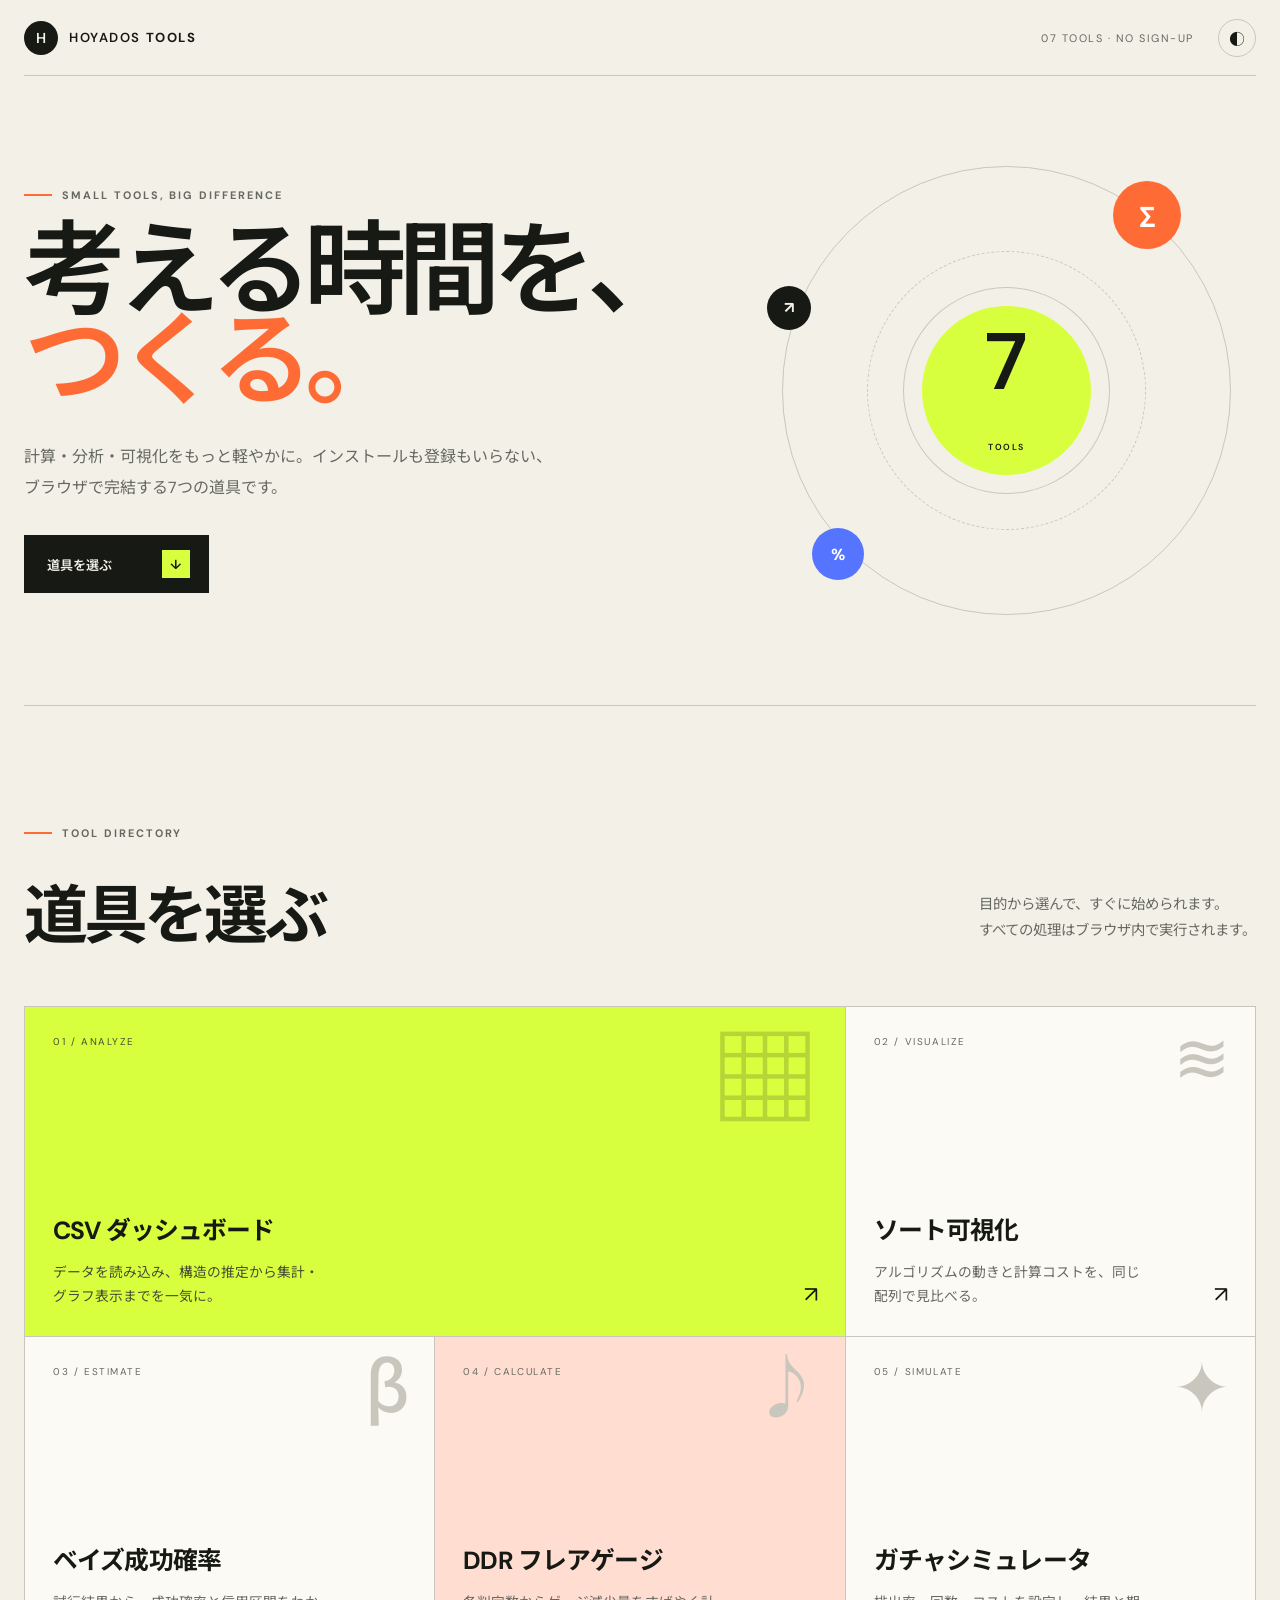
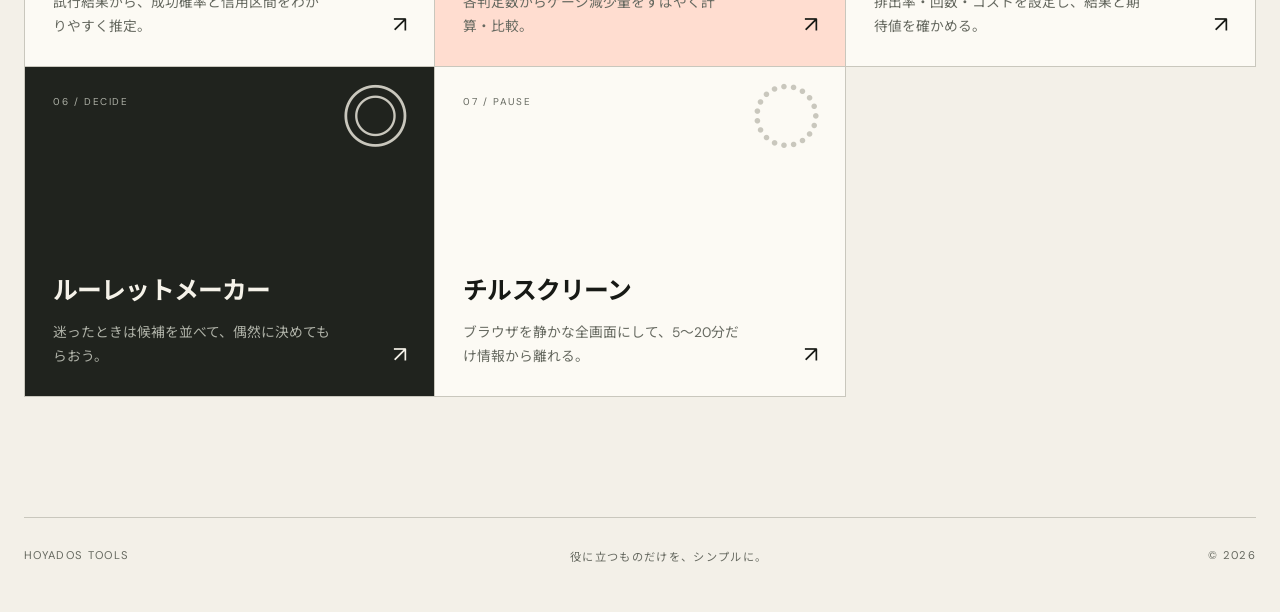
<file: index.html>
<!doctype html>
<html lang="ja">
<head>
  <meta charset="utf-8">
  <meta name="viewport" content="width=device-width, initial-scale=1">
  <meta name="description" content="計算、分析、可視化、抽選をブラウザだけで完結できる、Hoyadosの軽量Webツール集。">
  <title>Hoyados Tools — 暮らしと作業の道具箱</title>
  <link rel="stylesheet" href="site.css">
</head>
<body class="home-page">
  <a class="skip-link" href="#tools">ツール一覧へスキップ</a>
  <header class="site-header home-header">
    <a class="brand" href="index.html" aria-label="Hoyados Tools ホーム">
      <span class="brand-mark">H</span><span>HOYADOS <b>TOOLS</b></span>
    </a>
    <div class="header-actions">
      <span class="tool-count">07 TOOLS · NO SIGN-UP</span>
      <button class="theme-toggle" type="button" aria-label="カラーテーマを切り替える"><span aria-hidden="true">◐</span></button>
    </div>
  </header>

  <main>
    <section class="home-hero" aria-labelledby="hero-title">
      <div class="hero-copy">
        <p class="eyebrow"><span></span> SMALL TOOLS, BIG DIFFERENCE</p>
        <h1 id="hero-title">考える時間を、<br><em>つくる。</em></h1>
        <p class="hero-lead">計算・分析・可視化をもっと軽やかに。インストールも登録もいらない、ブラウザで完結する7つの道具です。</p>
        <a class="primary-link" href="#tools">道具を選ぶ <span>↓</span></a>
      </div>
      <div class="hero-orbit" aria-hidden="true">
        <div class="orbit-ring ring-one"></div><div class="orbit-ring ring-two"></div>
        <div class="orbit-core">7<small>TOOLS</small></div>
        <span class="orbit-dot dot-one">Σ</span><span class="orbit-dot dot-two">%</span><span class="orbit-dot dot-three">↗</span>
      </div>
    </section>

    <section class="tools-section" id="tools" aria-labelledby="tools-title">
      <div class="section-heading">
        <div><p class="eyebrow"><span></span> TOOL DIRECTORY</p><h2 id="tools-title">道具を選ぶ</h2></div>
        <p>目的から選んで、すぐに始められます。<br>すべての処理はブラウザ内で実行されます。</p>
      </div>
      <div class="tool-grid">
        <a class="tool-card featured" href="csv_dashboard.html">
          <span class="card-number">01 / ANALYZE</span><span class="card-icon">▦</span>
          <div><h3>CSV ダッシュボード</h3><p>データを読み込み、構造の推定から集計・グラフ表示までを一気に。</p></div><span class="card-arrow">↗</span>
        </a>
        <a class="tool-card" href="sorting_visualizer.html">
          <span class="card-number">02 / VISUALIZE</span><span class="card-icon">≋</span>
          <div><h3>ソート可視化</h3><p>アルゴリズムの動きと計算コストを、同じ配列で見比べる。</p></div><span class="card-arrow">↗</span>
        </a>
        <a class="tool-card" href="bayes_success_estimator.html">
          <span class="card-number">03 / ESTIMATE</span><span class="card-icon">β</span>
          <div><h3>ベイズ成功確率</h3><p>試行結果から、成功確率と信用区間をわかりやすく推定。</p></div><span class="card-arrow">↗</span>
        </a>
        <a class="tool-card warm" href="ddr_flare_gauge.html">
          <span class="card-number">04 / CALCULATE</span><span class="card-icon">♪</span>
          <div><h3>DDR フレアゲージ</h3><p>各判定数からゲージ減少量をすばやく計算・比較。</p></div><span class="card-arrow">↗</span>
        </a>
        <a class="tool-card" href="gacha_simulator.html">
          <span class="card-number">05 / SIMULATE</span><span class="card-icon">✦</span>
          <div><h3>ガチャシミュレータ</h3><p>排出率・回数・コストを設定し、結果と期待値を確かめる。</p></div><span class="card-arrow">↗</span>
        </a>
        <a class="tool-card dark" href="roulette.html">
          <span class="card-number">06 / DECIDE</span><span class="card-icon">◎</span>
          <div><h3>ルーレットメーカー</h3><p>迷ったときは候補を並べて、偶然に決めてもらおう。</p></div><span class="card-arrow">↗</span>
        </a>
        <a class="tool-card" href="chill_screen.html">
          <span class="card-number">07 / PAUSE</span><span class="card-icon">◌</span>
          <div><h3>チルスクリーン</h3><p>ブラウザを静かな全画面にして、5〜20分だけ情報から離れる。</p></div><span class="card-arrow">↗</span>
        </a>
      </div>
    </section>
  </main>
  <footer class="site-footer"><span>HOYADOS TOOLS</span><p>役に立つものだけを、シンプルに。</p><span>© 2026</span></footer>
  <script src="site.js"></script>
</body>
</html>
</file>
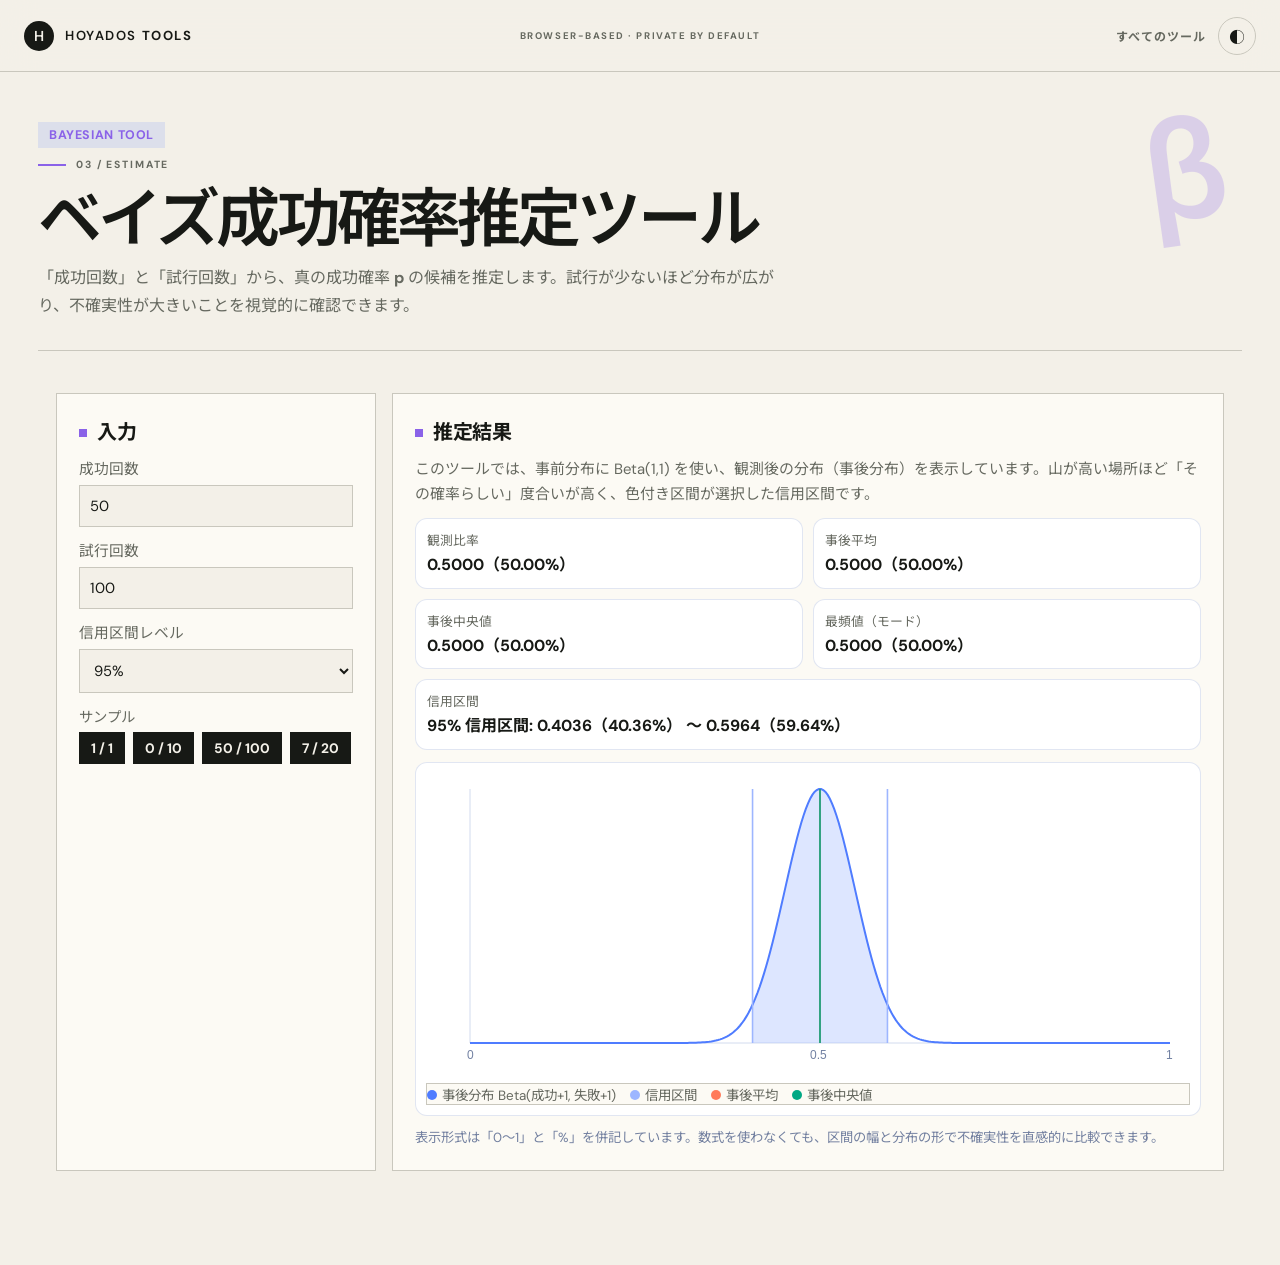
<file: bayes_success_estimator.html>
<!DOCTYPE html>
<html lang="ja">
<head>
  <meta charset="UTF-8">
  <meta name="viewport" content="width=device-width, initial-scale=1.0">
  <title>ベイズ成功確率推定ツール | Hoyados Web Tools</title>
  <style>
    :root {
      color-scheme: light;
      --bg: #f5f7fb;
      --panel: rgba(255, 255, 255, 0.8);
      --panel-strong: #ffffff;
      --text: #16223d;
      --muted: #5c6783;
      --accent: #4f7cff;
      --accent-2: #7b5cff;
      --outline: rgba(103, 124, 184, 0.2);
      --shadow: 0 30px 80px rgba(29, 48, 94, 0.14);
      --error: #c0392b;
    }

    * { box-sizing: border-box; }

    body {
      margin: 0;
      min-height: 100vh;
      font-family: "Inter", "Segoe UI", "Noto Sans JP", sans-serif;
      color: var(--text);
      background:
        radial-gradient(circle at 15% 12%, rgba(79, 124, 255, 0.24), transparent 40%),
        radial-gradient(circle at 85% 10%, rgba(123, 92, 255, 0.2), transparent 36%),
        linear-gradient(180deg, #f8faff 0%, #edf1fa 100%);
      padding: 28px 14px;
    }

    .shell {
      width: min(1160px, 100%);
      margin: 0 auto;
      border-radius: 24px;
      border: 1px solid var(--outline);
      background: var(--panel);
      box-shadow: var(--shadow);
      backdrop-filter: blur(16px);
      overflow: hidden;
    }

    .hero {
      padding: 28px;
      background: linear-gradient(130deg, rgba(79, 124, 255, 0.12), rgba(123, 92, 255, 0.08), rgba(255, 255, 255, 0.45));
      border-bottom: 1px solid rgba(103, 124, 184, 0.16);
    }

    .meta {
      display: inline-block;
      padding: 5px 11px;
      border-radius: 999px;
      font-size: 0.78rem;
      color: var(--accent);
      background: rgba(79, 124, 255, 0.14);
      font-weight: 700;
      letter-spacing: 0.05em;
      text-transform: uppercase;
      margin-bottom: 12px;
    }

    h1 {
      margin: 0;
      font-size: clamp(1.55rem, 3.2vw, 2.2rem);
    }

    .lead {
      margin: 10px 0 0;
      color: var(--muted);
      line-height: 1.7;
      max-width: 74ch;
    }

    .back-link {
      display: inline-block;
      margin-top: 14px;
      color: var(--accent);
      text-decoration: none;
      font-weight: 600;
    }

    .layout {
      display: grid;
      grid-template-columns: 320px 1fr;
      gap: 18px;
      padding: 18px;
    }

    .panel {
      background: var(--panel-strong);
      border: 1px solid rgba(108, 129, 189, 0.25);
      border-radius: 16px;
      padding: 16px;
    }

    .panel h2 {
      margin: 0 0 12px;
      font-size: 1.08rem;
    }

    .form-grid {
      display: grid;
      gap: 12px;
    }

    label {
      display: grid;
      gap: 6px;
      font-size: 0.92rem;
      color: var(--muted);
    }

    input, select {
      width: 100%;
      border: 1px solid rgba(108, 129, 189, 0.35);
      border-radius: 10px;
      padding: 10px;
      font-size: 1rem;
      color: var(--text);
      background: #fff;
    }

    .sample-buttons {
      display: flex;
      flex-wrap: wrap;
      gap: 8px;
      margin-top: 6px;
    }

    .sample-buttons button {
      border: 1px solid rgba(79, 124, 255, 0.3);
      background: rgba(79, 124, 255, 0.08);
      color: var(--accent);
      border-radius: 999px;
      padding: 6px 11px;
      font-size: 0.86rem;
      cursor: pointer;
    }

    .sample-buttons button:hover {
      background: rgba(79, 124, 255, 0.16);
    }

    .error {
      margin-top: 10px;
      padding: 10px;
      border-radius: 10px;
      font-size: 0.9rem;
      color: var(--error);
      background: rgba(192, 57, 43, 0.08);
      border: 1px solid rgba(192, 57, 43, 0.18);
      display: none;
    }

    .explain {
      margin: 0 0 12px;
      color: var(--muted);
      font-size: 0.93rem;
      line-height: 1.65;
    }

    .metric-grid {
      display: grid;
      grid-template-columns: repeat(2, minmax(0, 1fr));
      gap: 10px;
      margin-bottom: 12px;
    }

    .metric {
      border: 1px solid rgba(108, 129, 189, 0.2);
      border-radius: 12px;
      padding: 11px;
      background: #fff;
    }

    .metric-title {
      color: var(--muted);
      font-size: 0.8rem;
      margin-bottom: 5px;
    }

    .metric-value {
      font-weight: 700;
      font-size: 1rem;
      line-height: 1.4;
    }

    .chart-wrap {
      border: 1px solid rgba(108, 129, 189, 0.2);
      border-radius: 12px;
      padding: 10px;
      background: #fff;
    }

    canvas {
      width: 100%;
      height: 300px;
      display: block;
    }

    .legend {
      margin-top: 10px;
      display: flex;
      flex-wrap: wrap;
      gap: 8px 14px;
      font-size: 0.84rem;
      color: var(--muted);
    }

    .dot {
      display: inline-block;
      width: 10px;
      height: 10px;
      border-radius: 50%;
      margin-right: 5px;
    }

    .footer-note {
      margin-top: 12px;
      color: #7380a0;
      font-size: 0.83rem;
      line-height: 1.5;
    }

    @media (max-width: 930px) {
      .layout { grid-template-columns: 1fr; }
      .metric-grid { grid-template-columns: 1fr; }
      canvas { height: 240px; }
    }
  </style>
    <link rel="stylesheet" href="site.css">
</head>
<body>
  <div class="shell">
    <header class="hero">
      <div class="meta">Bayesian Tool</div>
      <h1>ベイズ成功確率推定ツール</h1>
      <p class="lead">「成功回数」と「試行回数」から、真の成功確率 <strong>p</strong> の候補を推定します。試行が少ないほど分布が広がり、不確実性が大きいことを視覚的に確認できます。</p>
      <a class="back-link" href="index.html">← ツール一覧へ戻る</a>
    </header>

    <main class="layout">
      <section class="panel">
        <h2>入力</h2>
        <div class="form-grid">
          <label>
            成功回数
            <input id="successes" type="number" min="0" step="1" value="50" inputmode="numeric">
          </label>
          <label>
            試行回数
            <input id="trials" type="number" min="1" step="1" value="100" inputmode="numeric">
          </label>
          <label>
            信用区間レベル
            <select id="credibility">
              <option value="0.90">90%</option>
              <option value="0.95" selected>95%</option>
              <option value="0.99">99%</option>
            </select>
          </label>
          <div>
            <div style="font-size:0.9rem;color:var(--muted);margin-bottom:6px;">サンプル</div>
            <div class="sample-buttons">
              <button type="button" data-s="1" data-t="1">1 / 1</button>
              <button type="button" data-s="0" data-t="10">0 / 10</button>
              <button type="button" data-s="50" data-t="100">50 / 100</button>
              <button type="button" data-s="7" data-t="20">7 / 20</button>
            </div>
          </div>
        </div>
        <div id="error" class="error" role="alert"></div>
      </section>

      <section class="panel">
        <h2>推定結果</h2>
        <p class="explain">このツールでは、事前分布に Beta(1,1) を使い、観測後の分布（事後分布）を表示しています。山が高い場所ほど「その確率らしい」度合いが高く、色付き区間が選択した信用区間です。</p>

        <div class="metric-grid">
          <div class="metric"><div class="metric-title">観測比率</div><div class="metric-value" id="observed"></div></div>
          <div class="metric"><div class="metric-title">事後平均</div><div class="metric-value" id="mean"></div></div>
          <div class="metric"><div class="metric-title">事後中央値</div><div class="metric-value" id="median"></div></div>
          <div class="metric"><div class="metric-title">最頻値（モード）</div><div class="metric-value" id="mode"></div></div>
          <div class="metric" style="grid-column: 1 / -1;"><div class="metric-title">信用区間</div><div class="metric-value" id="interval"></div></div>
        </div>

        <div class="chart-wrap">
          <canvas id="posteriorChart" aria-label="事後分布グラフ"></canvas>
          <div class="legend">
            <span><span class="dot" style="background:#4f7cff"></span>事後分布 Beta(成功+1, 失敗+1)</span>
            <span><span class="dot" style="background:#9db6ff"></span>信用区間</span>
            <span><span class="dot" style="background:#ff7a59"></span>事後平均</span>
            <span><span class="dot" style="background:#00a884"></span>事後中央値</span>
          </div>
        </div>

        <div class="footer-note">表示形式は「0〜1」と「%」を併記しています。数式を使わなくても、区間の幅と分布の形で不確実性を直感的に比較できます。</div>
      </section>
    </main>
  </div>

  <script>
    // Beta関数関連: 依存を増やさないため、必要な数値計算を純粋なJavaScriptで実装。
    const LANCZOS_COEFFS = [
      676.5203681218851,
      -1259.1392167224028,
      771.32342877765313,
      -176.61502916214059,
      12.507343278686905,
      -0.13857109526572012,
      9.9843695780195716e-6,
      1.5056327351493116e-7
    ];

    function logGamma(z) {
      if (z < 0.5) {
        return Math.log(Math.PI) - Math.log(Math.sin(Math.PI * z)) - logGamma(1 - z);
      }
      z -= 1;
      let x = 0.99999999999980993;
      for (let i = 0; i < LANCZOS_COEFFS.length; i++) {
        x += LANCZOS_COEFFS[i] / (z + i + 1);
      }
      const t = z + LANCZOS_COEFFS.length - 0.5;
      return 0.5 * Math.log(2 * Math.PI) + (z + 0.5) * Math.log(t) - t + Math.log(x);
    }

    function logBeta(a, b) {
      return logGamma(a) + logGamma(b) - logGamma(a + b);
    }

    function betaPdf(x, a, b) {
      if (x <= 0 || x >= 1) return 0;
      return Math.exp((a - 1) * Math.log(x) + (b - 1) * Math.log(1 - x) - logBeta(a, b));
    }

    function betacf(a, b, x) {
      const MAX_ITER = 200;
      const EPS = 3e-12;
      const FPMIN = 1e-30;

      let qab = a + b;
      let qap = a + 1;
      let qam = a - 1;
      let c = 1;
      let d = 1 - (qab * x) / qap;
      if (Math.abs(d) < FPMIN) d = FPMIN;
      d = 1 / d;
      let h = d;

      for (let m = 1; m <= MAX_ITER; m++) {
        const m2 = 2 * m;
        let aa = (m * (b - m) * x) / ((qam + m2) * (a + m2));
        d = 1 + aa * d;
        if (Math.abs(d) < FPMIN) d = FPMIN;
        c = 1 + aa / c;
        if (Math.abs(c) < FPMIN) c = FPMIN;
        d = 1 / d;
        h *= d * c;

        aa = (-(a + m) * (qab + m) * x) / ((a + m2) * (qap + m2));
        d = 1 + aa * d;
        if (Math.abs(d) < FPMIN) d = FPMIN;
        c = 1 + aa / c;
        if (Math.abs(c) < FPMIN) c = FPMIN;
        d = 1 / d;
        const del = d * c;
        h *= del;

        if (Math.abs(del - 1) < EPS) break;
      }
      return h;
    }

    function betaCdf(x, a, b) {
      if (x <= 0) return 0;
      if (x >= 1) return 1;

      const bt = Math.exp(
        logGamma(a + b) - logGamma(a) - logGamma(b) +
        a * Math.log(x) + b * Math.log(1 - x)
      );

      if (x < (a + 1) / (a + b + 2)) {
        return (bt * betacf(a, b, x)) / a;
      }
      return 1 - (bt * betacf(b, a, 1 - x)) / b;
    }

    function betaQuantile(p, a, b) {
      if (p <= 0) return 0;
      if (p >= 1) return 1;

      let lo = 0;
      let hi = 1;
      for (let i = 0; i < 70; i++) {
        const mid = (lo + hi) / 2;
        const c = betaCdf(mid, a, b);
        if (c < p) {
          lo = mid;
        } else {
          hi = mid;
        }
      }
      return (lo + hi) / 2;
    }

    function formatPair(value) {
      return `${value.toFixed(4)}（${(value * 100).toFixed(2)}%）`;
    }

    function validate(successes, trials) {
      if (!Number.isInteger(trials) || trials <= 0) {
        return "試行回数は 0 より大きい整数で入力してください。";
      }
      if (!Number.isInteger(successes) || successes < 0) {
        return "成功回数は 0 以上の整数で入力してください。";
      }
      if (successes > trials) {
        return "成功回数は試行回数以下にしてください。";
      }
      return "";
    }

    function drawPosterior(canvas, a, b, lower, upper, mean, median) {
      const dpr = window.devicePixelRatio || 1;
      const cssWidth = canvas.clientWidth;
      const cssHeight = canvas.clientHeight;
      canvas.width = Math.floor(cssWidth * dpr);
      canvas.height = Math.floor(cssHeight * dpr);

      const ctx = canvas.getContext("2d");
      ctx.scale(dpr, dpr);
      ctx.clearRect(0, 0, cssWidth, cssHeight);

      const padding = { left: 44, right: 20, top: 16, bottom: 30 };
      const w = cssWidth - padding.left - padding.right;
      const h = cssHeight - padding.top - padding.bottom;

      const n = 320;
      const xs = new Array(n);
      const ys = new Array(n);
      let maxY = 0;

      for (let i = 0; i < n; i++) {
        const x = i / (n - 1);
        const y = betaPdf(Math.min(Math.max(x, 1e-6), 1 - 1e-6), a, b);
        xs[i] = x;
        ys[i] = y;
        if (Number.isFinite(y)) maxY = Math.max(maxY, y);
      }

      if (maxY <= 0 || !Number.isFinite(maxY)) maxY = 1;

      const xToPx = (x) => padding.left + x * w;
      const yToPx = (y) => padding.top + h - (y / maxY) * h;

      ctx.strokeStyle = "#d2dbee";
      ctx.lineWidth = 1;
      ctx.beginPath();
      ctx.moveTo(padding.left, padding.top + h);
      ctx.lineTo(padding.left + w, padding.top + h);
      ctx.moveTo(padding.left, padding.top);
      ctx.lineTo(padding.left, padding.top + h);
      ctx.stroke();

      ctx.fillStyle = "rgba(157, 182, 255, 0.34)";
      ctx.beginPath();
      let started = false;
      for (let i = 0; i < n; i++) {
        const x = xs[i];
        if (x < lower || x > upper) continue;
        const px = xToPx(x);
        const py = yToPx(ys[i]);
        if (!started) {
          ctx.moveTo(px, yToPx(0));
          ctx.lineTo(px, py);
          started = true;
        } else {
          ctx.lineTo(px, py);
        }
      }
      if (started) {
        ctx.lineTo(xToPx(upper), yToPx(0));
        ctx.closePath();
        ctx.fill();
      }

      ctx.strokeStyle = "#4f7cff";
      ctx.lineWidth = 2;
      ctx.beginPath();
      for (let i = 0; i < n; i++) {
        const px = xToPx(xs[i]);
        const py = yToPx(ys[i]);
        if (i === 0) ctx.moveTo(px, py);
        else ctx.lineTo(px, py);
      }
      ctx.stroke();

      function drawVLine(x, color) {
        const px = xToPx(x);
        ctx.strokeStyle = color;
        ctx.lineWidth = 1.6;
        ctx.beginPath();
        ctx.moveTo(px, yToPx(0));
        ctx.lineTo(px, padding.top);
        ctx.stroke();
      }

      drawVLine(mean, "#ff7a59");
      drawVLine(median, "#00a884");
      drawVLine(lower, "#9db6ff");
      drawVLine(upper, "#9db6ff");

      ctx.fillStyle = "#7281a2";
      ctx.font = "12px sans-serif";
      ctx.fillText("0", xToPx(0) - 3, yToPx(0) + 16);
      ctx.fillText("0.5", xToPx(0.5) - 10, yToPx(0) + 16);
      ctx.fillText("1", xToPx(1) - 4, yToPx(0) + 16);
    }

    function recalculate() {
      const successes = Number(document.getElementById("successes").value);
      const trials = Number(document.getElementById("trials").value);
      const credibility = Number(document.getElementById("credibility").value);
      const errorBox = document.getElementById("error");

      const error = validate(successes, trials);
      if (error) {
        errorBox.textContent = error;
        errorBox.style.display = "block";
        return;
      }

      errorBox.style.display = "none";

      const failures = trials - successes;
      const alpha = successes + 1;
      const beta = failures + 1;
      const observed = successes / trials;
      const mean = alpha / (alpha + beta);
      const median = betaQuantile(0.5, alpha, beta);

      let modeText = "定義できません（端点側にピークが出る分布です）";
      if (alpha > 1 && beta > 1) {
        const mode = (alpha - 1) / (alpha + beta - 2);
        modeText = formatPair(mode);
      }

      const tail = (1 - credibility) / 2;
      const lower = betaQuantile(tail, alpha, beta);
      const upper = betaQuantile(1 - tail, alpha, beta);

      document.getElementById("observed").textContent = formatPair(observed);
      document.getElementById("mean").textContent = formatPair(mean);
      document.getElementById("median").textContent = formatPair(median);
      document.getElementById("mode").textContent = modeText;
      document.getElementById("interval").textContent = `${(credibility * 100).toFixed(0)}% 信用区間: ${formatPair(lower)} 〜 ${formatPair(upper)}`;

      drawPosterior(document.getElementById("posteriorChart"), alpha, beta, lower, upper, mean, median);
    }

    document.querySelectorAll("#successes, #trials, #credibility").forEach((el) => {
      el.addEventListener("input", recalculate);
      el.addEventListener("change", recalculate);
    });

    document.querySelectorAll(".sample-buttons button").forEach((button) => {
      button.addEventListener("click", () => {
        document.getElementById("successes").value = button.dataset.s;
        document.getElementById("trials").value = button.dataset.t;
        recalculate();
      });
    });

    window.addEventListener("resize", recalculate);
    recalculate();
  </script>
    <script src="site.js"></script>
</body>
</html>
</file>
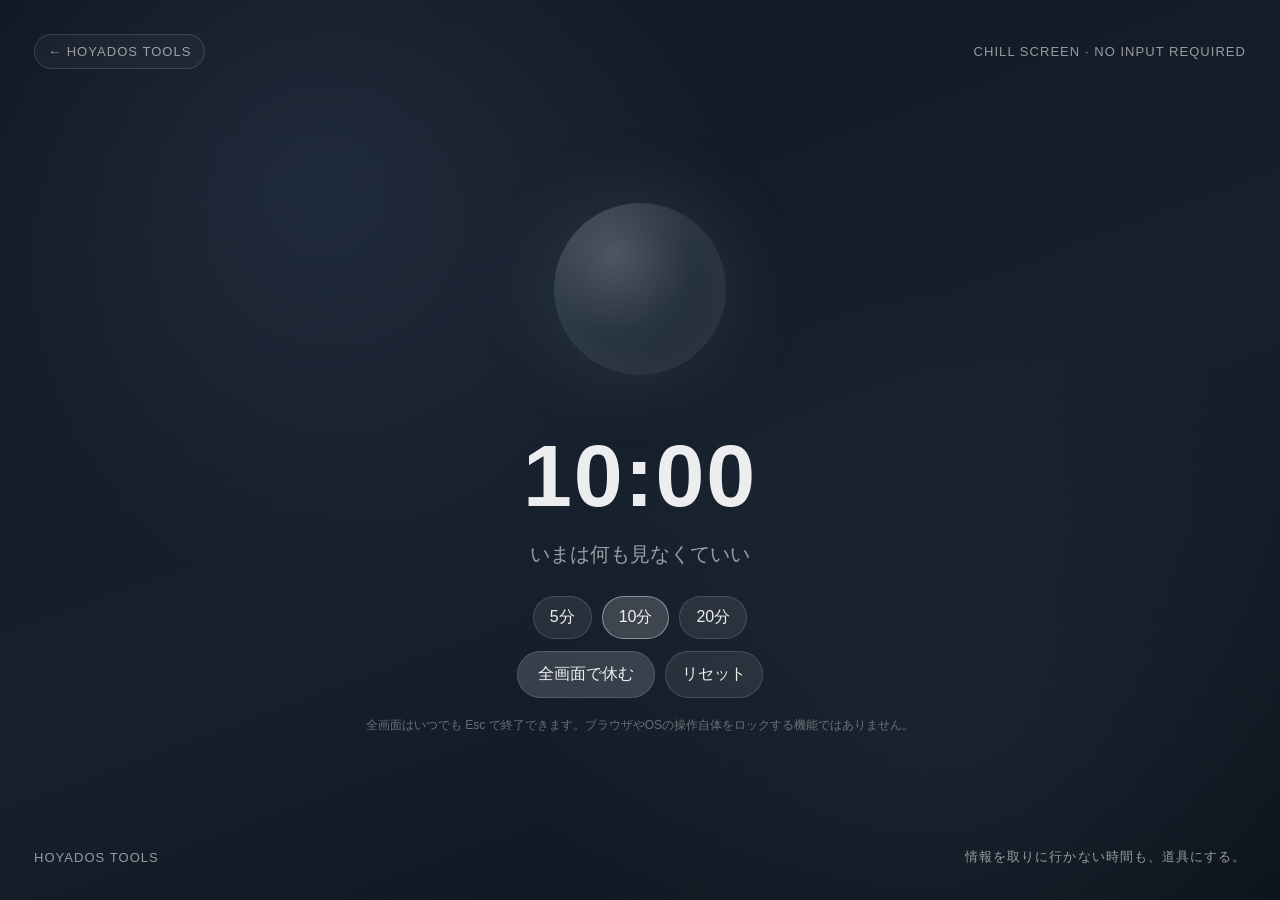
<file: chill_screen.html>
<!doctype html>
<html lang="ja">
<head>
  <meta charset="utf-8">
  <meta name="viewport" content="width=device-width, initial-scale=1">
  <meta name="description" content="ブラウザを静かな画面で満たして、5〜20分だけ情報から離れるためのチルスクリーン。">
  <title>Chill Screen — Hoyados Tools</title>
  <style>
    :root {
      color-scheme: dark;
      font-family: -apple-system, BlinkMacSystemFont, "Segoe UI", sans-serif;
      --text: rgba(255,255,255,.92);
      --muted: rgba(255,255,255,.56);
      --panel: rgba(255,255,255,.08);
      --line: rgba(255,255,255,.14);
    }
    * { box-sizing: border-box; }
    html, body { margin: 0; min-height: 100%; }
    body {
      min-height: 100vh;
      overflow: hidden;
      color: var(--text);
      background:
        radial-gradient(circle at 25% 20%, rgba(91,116,153,.18), transparent 34%),
        radial-gradient(circle at 75% 80%, rgba(73,102,119,.15), transparent 36%),
        linear-gradient(160deg, #101722, #17202d 55%, #0c121b);
    }
    button, a { font: inherit; }
    .shell {
      min-height: 100vh;
      display: grid;
      grid-template-rows: auto 1fr auto;
      padding: clamp(18px, 3vw, 34px);
    }
    .topbar, .footer {
      display: flex;
      align-items: center;
      justify-content: space-between;
      gap: 16px;
      color: var(--muted);
      font-size: 13px;
      letter-spacing: .08em;
    }
    .back {
      color: inherit;
      text-decoration: none;
      border: 1px solid var(--line);
      border-radius: 999px;
      padding: 9px 13px;
      background: rgba(255,255,255,.03);
    }
    .back:hover, .back:focus-visible { color: var(--text); outline: none; border-color: rgba(255,255,255,.32); }
    main {
      display: grid;
      place-items: center;
      text-align: center;
      padding: 28px 0;
    }
    .content { width: min(680px, 92vw); }
    .orb-wrap {
      height: 240px;
      display: grid;
      place-items: center;
      margin-bottom: 16px;
    }
    .orb {
      width: 172px;
      aspect-ratio: 1;
      border-radius: 50%;
      background: radial-gradient(circle at 35% 30%, rgba(255,255,255,.24), rgba(166,195,215,.12) 48%, rgba(255,255,255,.05));
      box-shadow: 0 0 90px rgba(180,208,225,.13), inset 0 0 42px rgba(255,255,255,.06);
      animation: breathe 8s ease-in-out infinite;
    }
    @keyframes breathe {
      0%, 100% { transform: scale(.76); opacity: .46; }
      50% { transform: scale(1.16); opacity: .94; }
    }
    h1 {
      margin: 0;
      font-size: clamp(54px, 10vw, 88px);
      font-weight: 550;
      font-variant-numeric: tabular-nums;
      letter-spacing: .02em;
    }
    .message {
      margin: 14px 0 28px;
      color: var(--muted);
      font-size: clamp(16px, 2.6vw, 20px);
    }
    .durations, .actions {
      display: flex;
      flex-wrap: wrap;
      justify-content: center;
      gap: 10px;
    }
    .durations { margin-bottom: 12px; }
    button {
      border: 1px solid var(--line);
      color: var(--text);
      background: var(--panel);
      border-radius: 999px;
      padding: 10px 16px;
      cursor: pointer;
    }
    button:hover, button:focus-visible { outline: none; border-color: rgba(255,255,255,.34); background: rgba(255,255,255,.12); }
    .duration.active {
      background: rgba(255,255,255,.17);
      border-color: rgba(255,255,255,.4);
    }
    .primary {
      padding: 12px 20px;
      background: rgba(229,240,246,.16);
    }
    .hint {
      margin-top: 18px;
      color: rgba(255,255,255,.36);
      font-size: 12px;
      line-height: 1.6;
    }
    @media (max-width: 560px) {
      .topbar span { display: none; }
      .orb-wrap { height: 200px; }
      .orb { width: 146px; }
      .footer { justify-content: center; }
      .footer span:last-child { display: none; }
    }
    @media (prefers-reduced-motion: reduce) {
      .orb { animation: none; transform: scale(.92); opacity: .72; }
    }
  </style>
</head>
<body>
  <div class="shell">
    <header class="topbar">
      <a class="back" href="index.html">← HOYADOS TOOLS</a>
      <span>CHILL SCREEN · NO INPUT REQUIRED</span>
    </header>

    <main>
      <section class="content" aria-labelledby="timer">
        <div class="orb-wrap" aria-hidden="true"><div class="orb"></div></div>
        <h1 id="timer">10:00</h1>
        <p class="message" id="message">いまは何も見なくていい</p>

        <div class="durations" aria-label="休憩時間">
          <button class="duration" type="button" data-minutes="5">5分</button>
          <button class="duration active" type="button" data-minutes="10">10分</button>
          <button class="duration" type="button" data-minutes="20">20分</button>
        </div>
        <div class="actions">
          <button class="primary" id="start" type="button">全画面で休む</button>
          <button id="reset" type="button">リセット</button>
        </div>
        <p class="hint">全画面はいつでも Esc で終了できます。ブラウザやOSの操作自体をロックする機能ではありません。</p>
      </section>
    </main>

    <footer class="footer">
      <span>HOYADOS TOOLS</span>
      <span>情報を取りに行かない時間も、道具にする。</span>
    </footer>
  </div>

  <script>
    const timer = document.getElementById("timer");
    const message = document.getElementById("message");
    const startButton = document.getElementById("start");
    const resetButton = document.getElementById("reset");
    const durationButtons = [...document.querySelectorAll(".duration")];

    let selectedMinutes = 10;
    let remaining = selectedMinutes * 60;
    let endAt = null;
    let tickId = null;
    let wakeLock = null;

    function format(seconds) {
      const m = String(Math.floor(seconds / 60)).padStart(2, "0");
      const s = String(seconds % 60).padStart(2, "0");
      return `${m}:${s}`;
    }

    function render() {
      timer.textContent = format(Math.max(0, remaining));
      document.title = `${timer.textContent} — Chill Screen`;
    }

    async function requestWakeLock() {
      try {
        if ("wakeLock" in navigator && document.visibilityState === "visible") {
          wakeLock = await navigator.wakeLock.request("screen");
        }
      } catch (_) {}
    }

    async function enterFullscreen() {
      try {
        if (!document.fullscreenElement) await document.documentElement.requestFullscreen();
      } catch (_) {}
    }

    function stopTicker() {
      if (tickId) clearInterval(tickId);
      tickId = null;
      endAt = null;
    }

    function finish() {
      stopTicker();
      remaining = 0;
      render();
      message.textContent = "おかえり。必要なら、もう少し。";
      startButton.textContent = "もう一度休む";
      if (wakeLock) {
        wakeLock.release().catch(() => {});
        wakeLock = null;
      }
    }

    function tick() {
      if (!endAt) return;
      remaining = Math.max(0, Math.ceil((endAt - Date.now()) / 1000));
      render();
      if (remaining <= 0) finish();
    }

    function reset() {
      stopTicker();
      remaining = selectedMinutes * 60;
      render();
      message.textContent = "いまは何も見なくていい";
      startButton.textContent = "全画面で休む";
    }

    durationButtons.forEach((button) => {
      button.addEventListener("click", () => {
        selectedMinutes = Number(button.dataset.minutes);
        durationButtons.forEach((b) => b.classList.toggle("active", b === button));
        reset();
      });
    });

    startButton.addEventListener("click", async () => {
      if (remaining <= 0) reset();
      await enterFullscreen();
      await requestWakeLock();
      endAt = Date.now() + remaining * 1000;
      if (tickId) clearInterval(tickId);
      tickId = setInterval(tick, 250);
      tick();
      message.textContent = "吸って、吐いて。情報はあとで。";
      startButton.textContent = "休憩中";
    });

    resetButton.addEventListener("click", reset);

    document.addEventListener("visibilitychange", () => {
      if (endAt) tick();
      if (endAt && document.visibilityState === "visible" && !wakeLock) requestWakeLock();
    });

    render();
  </script>
</body>
</html>
</file>
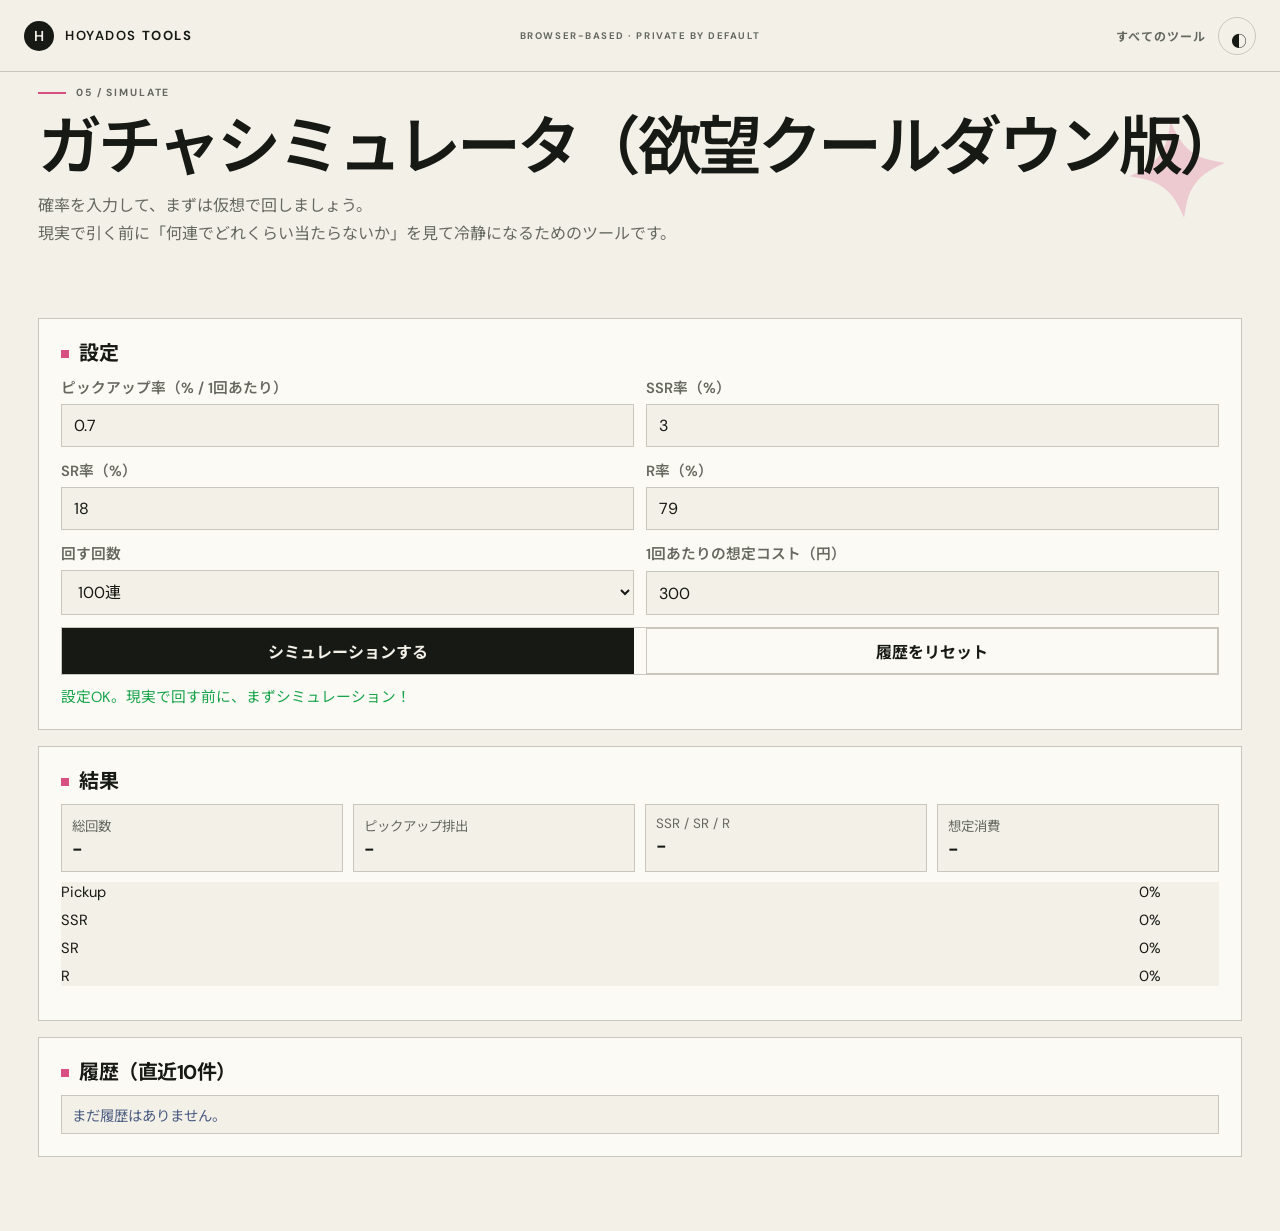
<file: gacha_simulator.html>
<!DOCTYPE html>
<html lang="ja">
<head>
    <meta charset="UTF-8">
    <meta name="viewport" content="width=device-width, initial-scale=1.0">
    <title>ガチャシミュレータ</title>
    <style>
        :root {
            color-scheme: light;
            --text: #172441;
            --muted: #5f6f8f;
            --accent: #4f7cff;
            --accent-strong: #7459ff;
            --ok: #16a34a;
            --warn: #b7791f;
            --danger: #d94868;
            --panel: rgba(255, 255, 255, 0.86);
            --panel-strong: #f6f9ff;
            --outline: rgba(92, 115, 182, .22);
        }
        * { box-sizing: border-box; }
        body {
            margin:0; min-height:100vh; font-family:"Inter","Segoe UI","Noto Sans JP",sans-serif; color:var(--text);
            background: radial-gradient(circle at 13% 10%, rgba(79,124,255,.24), transparent 35%), radial-gradient(circle at 88% 8%, rgba(116,89,255,.2), transparent 32%), linear-gradient(180deg, #f8faff 0%, #edf2fb 100%);
            padding: 26px 14px;
        }
        .page { width:min(1020px,100%); margin:0 auto; display:grid; gap:14px; }
        .panel { background:var(--panel); border:1px solid var(--outline); border-radius:18px; padding:18px; box-shadow: 0 20px 52px rgba(31,50,98,.12); }
        .page-head { display:grid; gap: 10px; }
        .back-link { justify-self:start; text-decoration:none; color: var(--accent); font-weight:700; background: rgba(79,124,255,.12); padding:8px 14px; border-radius:999px; }
        .back-link:hover { background: rgba(79,124,255,.18); }
        h1,h2 { margin:0 0 10px; line-height:1.25; }
        p { margin:0; color:var(--muted); }
        .grid { display:grid; grid-template-columns:repeat(2,minmax(0,1fr)); gap:12px; }
        .field { display:grid; gap:6px; }
        label { font-size:.92rem; color:var(--muted); font-weight: 600; }
        input,select,button { width:100%; border-radius:10px; border:1px solid #cad7f8; background:#fff; color:var(--text); padding:10px 12px; font-size:.98rem; }
        input:focus,select:focus,button:focus { outline:2px solid rgba(79,124,255,.3); outline-offset:1px; }
        .actions { display:grid; grid-template-columns:repeat(2,minmax(0,1fr)); gap:12px; margin-top:12px; }
        button { cursor:pointer; font-weight:700; border:none; color:#fff; background:linear-gradient(120deg,var(--accent),var(--accent-strong)); }
        button:hover { filter: brightness(1.06); }
        .muted-button { background: #eef2ff; color:#30426d; border:1px solid #cad7f8; }
        .status { margin-top:10px; font-size:.92rem; min-height:1.4em; }
        .status.ok { color:var(--ok); } .status.warn { color:var(--warn); } .status.danger { color:var(--danger); }
        .result-grid { display:grid; grid-template-columns:repeat(4,minmax(0,1fr)); gap:10px; }
        .stat { background:var(--panel-strong); border:1px solid #d7e1fb; border-radius:12px; padding:10px; }
        .stat .k { font-size:.84rem; color:var(--muted); }
        .stat .v { font-size:1.15rem; font-weight:700; margin-top:2px; }
        .bars { margin-top:10px; display:grid; gap:8px; }
        .bar-row { display:grid; grid-template-columns:72px 1fr 80px; align-items:center; gap:8px; font-size:.92rem; }
        .track { height:12px; border-radius:999px; background:#dde6fb; overflow:hidden; }
        .fill { height:100%; background:linear-gradient(90deg,var(--accent),var(--accent-strong)); width:0; transition:width .22s ease; }
        .history { margin-top:8px; max-height:220px; overflow:auto; display:grid; gap:8px; }
        .history-item { background:#f7f9ff; border:1px solid #dce6ff; border-radius:10px; padding:8px 10px; font-size:.9rem; color:#4b5c82; }
        @media (max-width:760px) {
            .grid,.actions,.result-grid { grid-template-columns:1fr; }
            .bar-row { grid-template-columns:64px 1fr 68px; }
        }
    </style>
    <link rel="stylesheet" href="site.css">
</head>
<body>
    <main class="page">
        <section class="panel">
            <div class="page-head">
                <a class="back-link" href="index.html">← インデックスへ戻る</a>
            </div>
            <h1>ガチャシミュレータ（欲望クールダウン版）</h1>
            <p>
                確率を入力して、まずは仮想で回しましょう。<br>
                現実で引く前に「何連でどれくらい当たらないか」を見て冷静になるためのツールです。
            </p>
        </section>

        <section class="panel">
            <h2>設定</h2>
            <div class="grid">
                <div class="field">
                    <label for="pickupRate">ピックアップ率（% / 1回あたり）</label>
                    <input id="pickupRate" type="number" value="0.7" min="0" max="100" step="0.01">
                </div>
                <div class="field">
                    <label for="ssrRate">SSR率（%）</label>
                    <input id="ssrRate" type="number" value="3" min="0" max="100" step="0.01">
                </div>
                <div class="field">
                    <label for="srRate">SR率（%）</label>
                    <input id="srRate" type="number" value="18" min="0" max="100" step="0.01">
                </div>
                <div class="field">
                    <label for="rRate">R率（%）</label>
                    <input id="rRate" type="number" value="79" min="0" max="100" step="0.01">
                </div>
                <div class="field">
                    <label for="pullCount">回す回数</label>
                    <select id="pullCount">
                        <option value="10">10連</option>
                        <option value="30">30連</option>
                        <option value="50">50連</option>
                        <option value="100" selected>100連</option>
                        <option value="200">200連</option>
                        <option value="300">300連（天井想定）</option>
                    </select>
                </div>
                <div class="field">
                    <label for="costPerPull">1回あたりの想定コスト（円）</label>
                    <input id="costPerPull" type="number" value="300" min="0" step="1">
                </div>
            </div>
            <div class="actions">
                <button id="simulateBtn">シミュレーションする</button>
                <button id="resetBtn" class="muted-button">履歴をリセット</button>
            </div>
            <div id="status" class="status"></div>
        </section>

        <section class="panel">
            <h2>結果</h2>
            <div class="result-grid">
                <div class="stat"><div class="k">総回数</div><div class="v" id="totalPulls">-</div></div>
                <div class="stat"><div class="k">ピックアップ排出</div><div class="v" id="pickupHits">-</div></div>
                <div class="stat"><div class="k">SSR / SR / R</div><div class="v" id="rarityHits">-</div></div>
                <div class="stat"><div class="k">想定消費</div><div class="v" id="spent">-</div></div>
            </div>
            <div class="bars">
                <div class="bar-row"><span>Pickup</span><div class="track"><div id="barPickup" class="fill"></div></div><span id="barPickupText">0%</span></div>
                <div class="bar-row"><span>SSR</span><div class="track"><div id="barSSR" class="fill"></div></div><span id="barSSRText">0%</span></div>
                <div class="bar-row"><span>SR</span><div class="track"><div id="barSR" class="fill"></div></div><span id="barSRText">0%</span></div>
                <div class="bar-row"><span>R</span><div class="track"><div id="barR" class="fill"></div></div><span id="barRText">0%</span></div>
            </div>
            <p id="cooldownText" style="margin-top:12px;"></p>
        </section>

        <section class="panel">
            <h2>履歴（直近10件）</h2>
            <div id="history" class="history"></div>
        </section>
    </main>

    <script>
        const elems = {
            pickupRate: document.getElementById('pickupRate'),
            ssrRate: document.getElementById('ssrRate'),
            srRate: document.getElementById('srRate'),
            rRate: document.getElementById('rRate'),
            pullCount: document.getElementById('pullCount'),
            costPerPull: document.getElementById('costPerPull'),
            status: document.getElementById('status'),
            totalPulls: document.getElementById('totalPulls'),
            pickupHits: document.getElementById('pickupHits'),
            rarityHits: document.getElementById('rarityHits'),
            spent: document.getElementById('spent'),
            barPickup: document.getElementById('barPickup'),
            barSSR: document.getElementById('barSSR'),
            barSR: document.getElementById('barSR'),
            barR: document.getElementById('barR'),
            barPickupText: document.getElementById('barPickupText'),
            barSSRText: document.getElementById('barSSRText'),
            barSRText: document.getElementById('barSRText'),
            barRText: document.getElementById('barRText'),
            cooldownText: document.getElementById('cooldownText'),
            history: document.getElementById('history')
        };

        const historyItems = [];

        function toNumber(input) {
            const value = Number(input.value);
            return Number.isFinite(value) ? value : NaN;
        }

        function setStatus(msg, cls) {
            elems.status.textContent = msg;
            elems.status.className = `status ${cls || ''}`.trim();
        }

        function validateRates(pickup, ssr, sr, r) {
            const sum = ssr + sr + r;
            if ([pickup, ssr, sr, r].some((n) => n < 0 || n > 100 || Number.isNaN(n))) {
                return { ok: false, message: '確率は0〜100の範囲で入力してください。', level: 'danger' };
            }
            if (Math.abs(sum - 100) > 0.0001) {
                return { ok: false, message: `SSR+SR+Rの合計を100%にしてください（現在 ${sum.toFixed(2)}%）。`, level: 'warn' };
            }
            if (pickup > ssr) {
                return { ok: false, message: 'ピックアップ率はSSR率以下にしてください。', level: 'warn' };
            }
            return { ok: true, message: '設定OK。現実で回す前に、まずシミュレーション！', level: 'ok' };
        }

        function drawBar(el, textEl, value) {
            const p = Math.max(0, Math.min(value, 100));
            el.style.width = `${p}%`;
            textEl.textContent = `${p.toFixed(2)}%`;
        }

        function formatYen(value) {
            return `${Math.round(value).toLocaleString('ja-JP')}円`;
        }

        function simulate() {
            const pickup = toNumber(elems.pickupRate);
            const ssr = toNumber(elems.ssrRate);
            const sr = toNumber(elems.srRate);
            const r = toNumber(elems.rRate);
            const pulls = Math.max(1, Math.floor(Number(elems.pullCount.value)));
            const cost = Math.max(0, toNumber(elems.costPerPull));

            const validation = validateRates(pickup, ssr, sr, r);
            setStatus(validation.message, validation.level);
            if (!validation.ok) {
                return;
            }

            let pickupHits = 0;
            let ssrHits = 0;
            let srHits = 0;
            let rHits = 0;

            for (let i = 0; i < pulls; i += 1) {
                const roll = Math.random() * 100;
                if (roll < pickup) {
                    pickupHits += 1;
                    ssrHits += 1;
                } else if (roll < ssr) {
                    ssrHits += 1;
                } else if (roll < ssr + sr) {
                    srHits += 1;
                } else {
                    rHits += 1;
                }
            }

            const pickupPercent = (pickupHits / pulls) * 100;
            const ssrPercent = (ssrHits / pulls) * 100;
            const srPercent = (srHits / pulls) * 100;
            const rPercent = (rHits / pulls) * 100;

            elems.totalPulls.textContent = `${pulls.toLocaleString('ja-JP')}連`;
            elems.pickupHits.textContent = `${pickupHits}枚`;
            elems.rarityHits.textContent = `${ssrHits} / ${srHits} / ${rHits}`;
            elems.spent.textContent = formatYen(pulls * cost);

            drawBar(elems.barPickup, elems.barPickupText, pickupPercent);
            drawBar(elems.barSSR, elems.barSSRText, ssrPercent);
            drawBar(elems.barSR, elems.barSRText, srPercent);
            drawBar(elems.barR, elems.barRText, rPercent);

            const noPickupChance = Math.pow(1 - pickup / 100, pulls) * 100;
            elems.cooldownText.textContent = `今回ピックアップ0枚の確率は理論上 約${noPickupChance.toFixed(2)}%。つまり、外れる時は普通に外れます。深呼吸して財布を守りましょう。`;

            const item = {
                date: new Date().toLocaleString('ja-JP'),
                pulls,
                pickupHits,
                spent: pulls * cost
            };
            historyItems.unshift(item);
            if (historyItems.length > 10) {
                historyItems.length = 10;
            }
            renderHistory();
        }

        function renderHistory() {
            elems.history.innerHTML = '';
            if (historyItems.length === 0) {
                const empty = document.createElement('div');
                empty.className = 'history-item';
                empty.textContent = 'まだ履歴はありません。';
                elems.history.appendChild(empty);
                return;
            }
            historyItems.forEach((item) => {
                const row = document.createElement('div');
                row.className = 'history-item';
                row.textContent = `${item.date} / ${item.pulls}連 / pickup ${item.pickupHits}枚 / ${formatYen(item.spent)}`;
                elems.history.appendChild(row);
            });
        }

        document.getElementById('simulateBtn').addEventListener('click', simulate);
        document.getElementById('resetBtn').addEventListener('click', () => {
            historyItems.length = 0;
            renderHistory();
            setStatus('履歴をリセットしました。', 'ok');
        });

        renderHistory();
        const initial = validateRates(
            toNumber(elems.pickupRate),
            toNumber(elems.ssrRate),
            toNumber(elems.srRate),
            toNumber(elems.rRate)
        );
        setStatus(initial.message, initial.level);
    </script>
    <script src="site.js"></script>
</body>
</html>
</file>
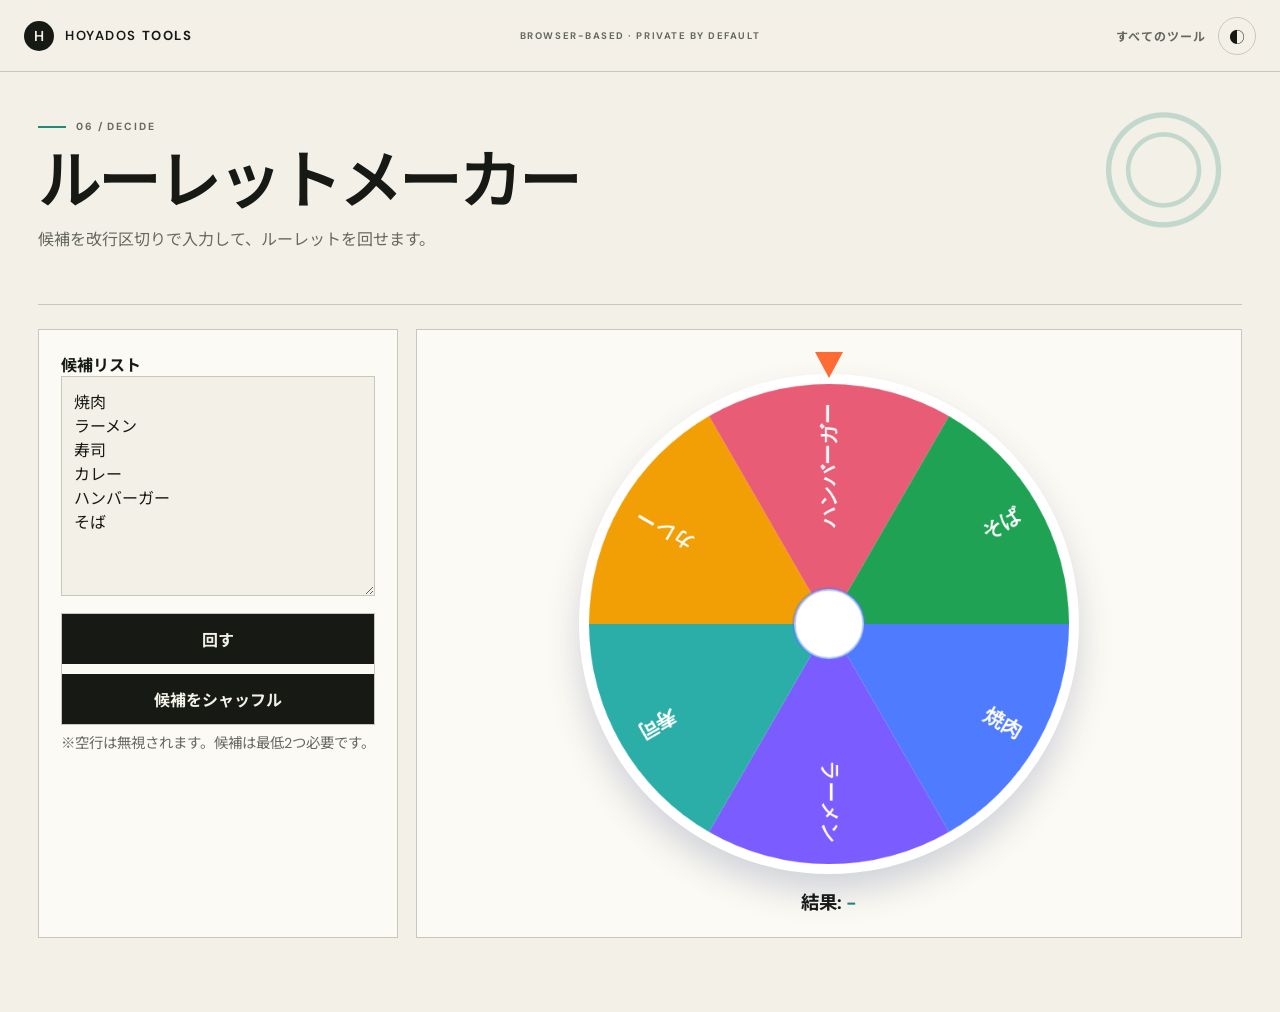
<file: roulette.html>
<!DOCTYPE html>
<html lang="ja">
<head>
    <meta charset="UTF-8">
    <meta name="viewport" content="width=device-width, initial-scale=1.0">
    <title>ルーレットメーカー</title>
    <style>
        :root {
            color-scheme: light;
            --bg: #f4f7ff;
            --panel: #ffffff;
            --text: #16223d;
            --muted: #5c6783;
            --accent: #4f7cff;
            --outline: rgba(103, 124, 184, 0.22);
            --shadow: 0 24px 50px rgba(25, 41, 80, 0.12);
        }

        * { box-sizing: border-box; }

        body {
            margin: 0;
            min-height: 100vh;
            font-family: "Inter", "Segoe UI", "Noto Sans JP", sans-serif;
            color: var(--text);
            background:
                radial-gradient(circle at 14% 10%, rgba(79, 124, 255, 0.2), transparent 42%),
                radial-gradient(circle at 84% 18%, rgba(123, 92, 255, 0.18), transparent 34%),
                linear-gradient(180deg, #f8faff 0%, #e9eefb 100%);
            padding: 26px 14px;
        }

        .shell {
            width: min(1040px, 100%);
            margin: 0 auto;
            background: rgba(255, 255, 255, 0.72);
            border: 1px solid var(--outline);
            border-radius: 24px;
            box-shadow: var(--shadow);
            padding: clamp(16px, 4vw, 30px);
            backdrop-filter: blur(10px);
        }

        h1 { margin: 0 0 8px; font-size: clamp(1.5rem, 4vw, 2.2rem); }
        .lead { margin: 0 0 20px; color: var(--muted); }

        .layout {
            display: grid;
            grid-template-columns: minmax(260px, 360px) 1fr;
            gap: 18px;
        }

        .card {
            background: var(--panel);
            border: 1px solid var(--outline);
            border-radius: 16px;
            padding: 16px;
        }

        textarea {
            width: 100%;
            min-height: 220px;
            border-radius: 12px;
            border: 1px solid rgba(99, 123, 193, 0.3);
            padding: 12px;
            font: inherit;
            resize: vertical;
        }

        .controls { margin-top: 12px; display: grid; gap: 10px; }

        .btn {
            border: none;
            border-radius: 999px;
            padding: 12px 16px;
            font: inherit;
            font-weight: 700;
            color: #fff;
            background: linear-gradient(135deg, #4f7cff, #7b5cff);
            cursor: pointer;
        }

        .btn:disabled { opacity: 0.55; cursor: not-allowed; }

        .sub {
            color: var(--muted);
            font-size: 0.9rem;
            margin-top: 8px;
            line-height: 1.5;
        }

        .wheel-wrap {
            position: relative;
            width: min(500px, 100%);
            margin: 0 auto;
            display: grid;
            place-items: center;
            padding-top: 22px;
        }

        .pointer {
            position: absolute;
            top: 0;
            width: 0;
            height: 0;
            border-left: 14px solid transparent;
            border-right: 14px solid transparent;
            border-top: 26px solid #e64c6a;
            z-index: 3;
        }

        canvas {
            width: 100%;
            max-width: 500px;
            aspect-ratio: 1;
            border-radius: 50%;
            box-shadow: 0 18px 34px rgba(41, 62, 115, 0.2);
            background: #fff;
        }

        .result {
            margin-top: 14px;
            text-align: center;
            font-size: 1.15rem;
            font-weight: 700;
        }

        .result span { color: var(--accent); }

        @media (max-width: 900px) {
            .layout { grid-template-columns: 1fr; }
            textarea { min-height: 180px; }
        }
    </style>
    <link rel="stylesheet" href="site.css">
</head>
<body>
    <main class="shell">
        <h1>ルーレットメーカー</h1>
        <p class="lead">候補を改行区切りで入力して、ルーレットを回せます。</p>
        <section class="layout">
            <div class="card">
                <label for="items"><strong>候補リスト</strong></label>
                <textarea id="items">焼肉
ラーメン
寿司
カレー
ハンバーガー
そば</textarea>
                <div class="controls">
                    <button id="spinButton" class="btn">回す</button>
                    <button id="shuffleButton" class="btn" type="button">候補をシャッフル</button>
                </div>
                <p class="sub">※空行は無視されます。候補は最低2つ必要です。</p>
            </div>

            <div class="card">
                <div class="wheel-wrap">
                    <div class="pointer" aria-hidden="true"></div>
                    <canvas id="wheel" width="600" height="600"></canvas>
                </div>
                <div class="result" id="result">結果: <span>-</span></div>
            </div>
        </section>
    </main>

    <script>
        const canvas = document.getElementById('wheel');
        const ctx = canvas.getContext('2d');
        const itemsInput = document.getElementById('items');
        const spinButton = document.getElementById('spinButton');
        const shuffleButton = document.getElementById('shuffleButton');
        const resultLabel = document.getElementById('result').querySelector('span');

        const colors = ['#4f7cff', '#7b5cff', '#2baea8', '#f29f05', '#e85d75', '#20a255', '#8b6cf2', '#e07a2d'];
        let rotation = 0;
        let spinning = false;

        function getItems() {
            return itemsInput.value
                .split('\n')
                .map(v => v.trim())
                .filter(Boolean);
        }

        function drawWheel() {
            const items = getItems();
            const count = Math.max(items.length, 1);
            const center = canvas.width / 2;
            const radius = center - 12;
            const angleStep = (Math.PI * 2) / count;

            ctx.clearRect(0, 0, canvas.width, canvas.height);
            ctx.save();
            ctx.translate(center, center);
            ctx.rotate(rotation);

            for (let i = 0; i < count; i++) {
                const start = i * angleStep;
                const end = start + angleStep;

                ctx.beginPath();
                ctx.moveTo(0, 0);
                ctx.arc(0, 0, radius, start, end);
                ctx.closePath();
                ctx.fillStyle = colors[i % colors.length];
                ctx.fill();

                ctx.save();
                ctx.rotate(start + angleStep / 2);
                ctx.fillStyle = '#fff';
                ctx.font = 'bold 24px "Noto Sans JP", sans-serif';
                ctx.textAlign = 'right';
                ctx.textBaseline = 'middle';

                const label = items[i] || '候補を入力';
                const max = 12;
                const text = label.length > max ? `${label.slice(0, max)}…` : label;
                ctx.fillText(text, radius - 24, 0);
                ctx.restore();
            }

            ctx.beginPath();
            ctx.arc(0, 0, 42, 0, Math.PI * 2);
            ctx.fillStyle = '#fff';
            ctx.fill();
            ctx.lineWidth = 4;
            ctx.strokeStyle = 'rgba(79, 124, 255, 0.45)';
            ctx.stroke();

            ctx.restore();
        }

        function spin() {
            const items = getItems();
            if (items.length < 2 || spinning) {
                if (items.length < 2) {
                    resultLabel.textContent = '候補を2つ以上入力してください';
                }
                return;
            }

            spinning = true;
            spinButton.disabled = true;
            shuffleButton.disabled = true;
            resultLabel.textContent = '回転中...';

            const count = items.length;
            const segment = (Math.PI * 2) / count;
            const winnerIndex = Math.floor(Math.random() * count);
            const baseTarget = -Math.PI / 2 - (winnerIndex + 0.5) * segment;
            const spins = (Math.PI * 2) * (5 + Math.random() * 2);
            const target = baseTarget - spins;
            const start = rotation;
            const duration = 3600;
            const startAt = performance.now();

            function animate(now) {
                const t = Math.min((now - startAt) / duration, 1);
                const ease = 1 - Math.pow(1 - t, 3);
                rotation = start + (target - start) * ease;
                drawWheel();

                if (t < 1) {
                    requestAnimationFrame(animate);
                    return;
                }

                rotation = ((target % (Math.PI * 2)) + Math.PI * 2) % (Math.PI * 2);
                drawWheel();
                resultLabel.textContent = items[winnerIndex];
                spinning = false;
                spinButton.disabled = false;
                shuffleButton.disabled = false;
            }

            requestAnimationFrame(animate);
        }

        function shuffleItems() {
            const items = getItems();
            for (let i = items.length - 1; i > 0; i--) {
                const j = Math.floor(Math.random() * (i + 1));
                [items[i], items[j]] = [items[j], items[i]];
            }
            itemsInput.value = items.join('\n');
            drawWheel();
        }

        itemsInput.addEventListener('input', drawWheel);
        spinButton.addEventListener('click', spin);
        shuffleButton.addEventListener('click', shuffleItems);

        drawWheel();
    </script>
    <script src="site.js"></script>
</body>
</html>
</file>
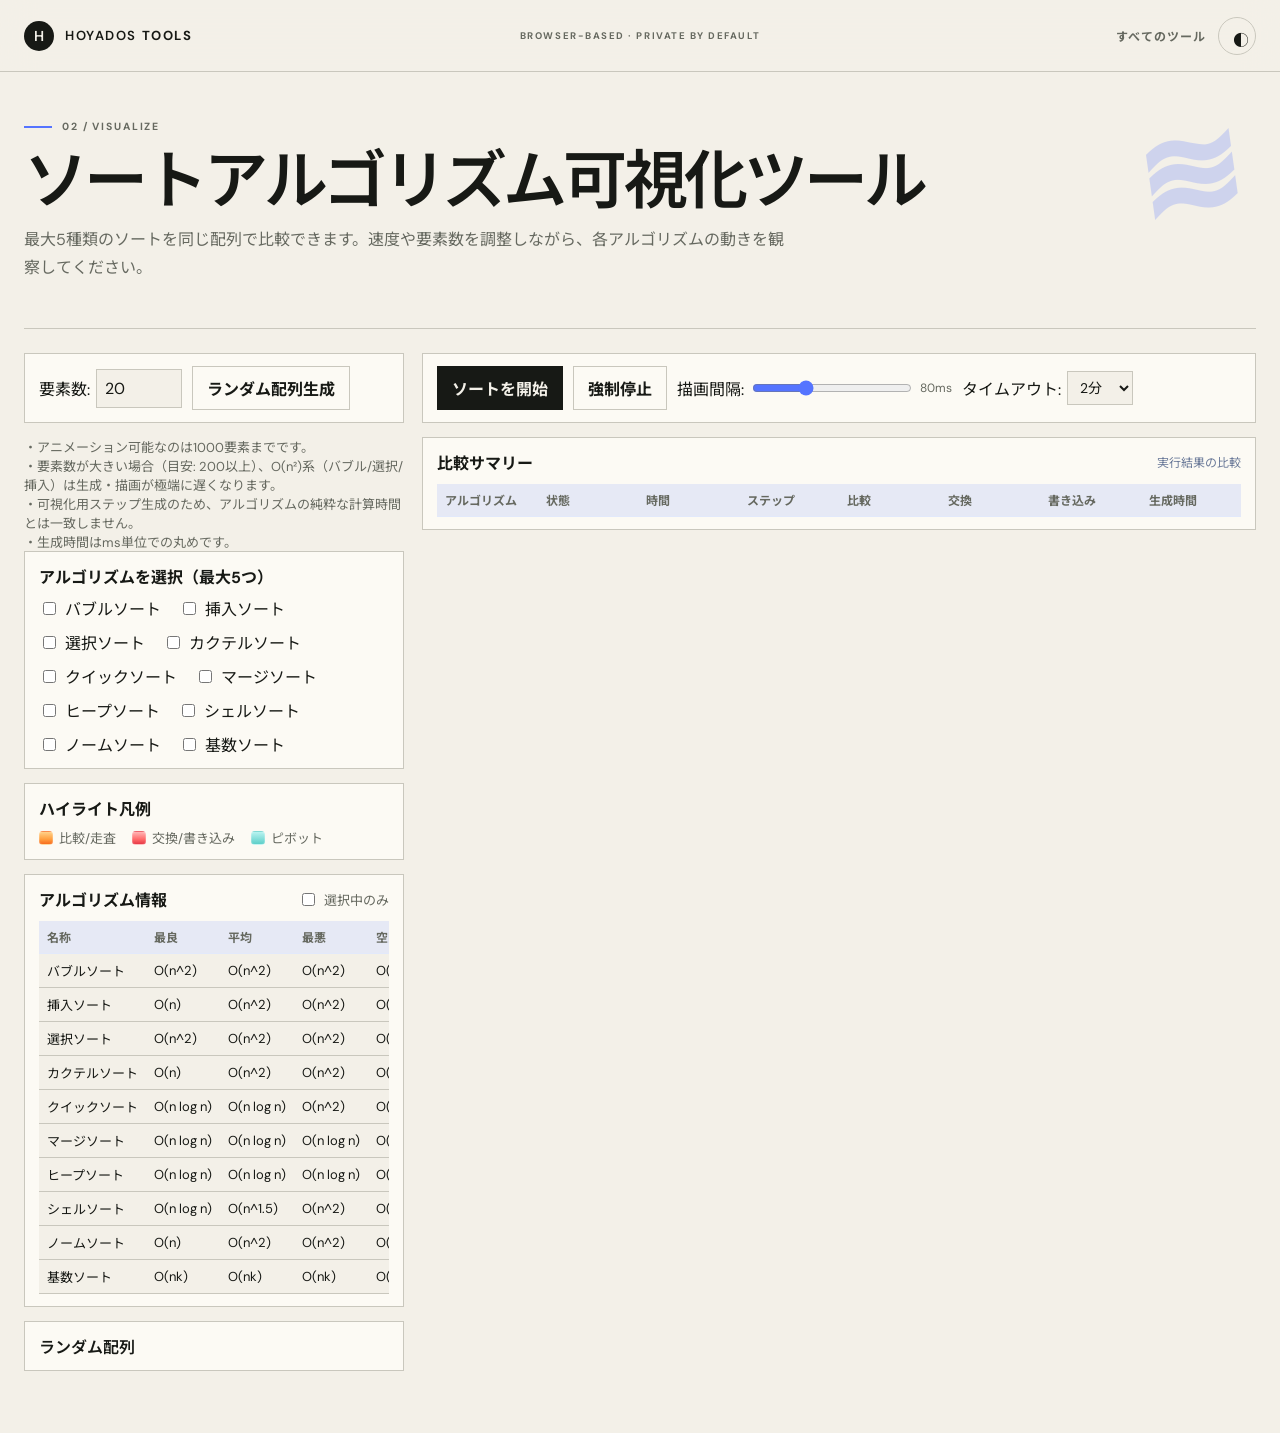
<file: sorting_visualizer.html>
<!DOCTYPE html>
<html lang="ja">
<head>
    <meta charset="UTF-8">
    <meta name="viewport" content="width=device-width, initial-scale=1.0">
    <title>ソートアルゴリズム可視化ツール</title>
    <style>
        :root {
            color-scheme: light;
            --text: #16233e;
            --muted: #5e6d8d;
            --accent: #4f7cff;
            --accent-strong: #7459ff;
            --outline: rgba(91, 114, 181, 0.2);
            --panel-bg: rgba(255, 255, 255, 0.86);
            --soft: #f6f9ff;
        }
        * { box-sizing: border-box; }
        body {
            margin: 0;
            font-family: "Inter", "Segoe UI", "Noto Sans JP", sans-serif;
            color: var(--text);
            background: radial-gradient(circle at 12% 10%, rgba(79,124,255,.22), transparent 36%), radial-gradient(circle at 88% 8%, rgba(116,89,255,.18), transparent 32%), linear-gradient(180deg, #f8faff 0%, #edf2fb 100%);
        }
        .container {
            max-width: 1600px;
            width: min(96vw, 1600px);
            margin: 20px auto 34px;
            padding: 24px 24px 34px;
            background: var(--panel-bg);
            border: 1px solid var(--outline);
            border-radius: 22px;
            box-shadow: 0 24px 64px rgba(28, 48, 95, 0.14);
        }
        .back-link { display:inline-flex; align-items:center; gap:6px; margin-bottom:14px; padding:8px 14px; border-radius:999px; background: rgba(79,124,255,.12); color: var(--accent); text-decoration:none; font-weight:700; }
        .back-link:hover { background: rgba(79,124,255,.18); }
        h1 { margin:0 0 8px; }
        p.description { margin-top:0; color:var(--muted); }
        .layout { display:grid; grid-template-columns:minmax(270px,380px) minmax(0,1fr); gap:20px; align-items:start; }
        .left-column,.right-column { min-width:0; }
        .controls,.actions,.algorithms,.legend,.info-card,.summary-card,.array-card { background:#fff; border:1px solid #d7e1fa; border-radius:14px; padding:12px 14px; margin-bottom:14px; }
        .controls,.actions { display:flex; flex-wrap:wrap; gap:10px; align-items:center; }
        .controls label,.actions label { display:flex; align-items:center; gap:6px; }
        .controls input[type="number"] { width:86px; padding:8px; border-radius:8px; border:1px solid #cad7f8; background: #f7f9ff; color:var(--text); }
        .controls input[type="number"]:focus { outline:2px solid rgba(79,124,255,.32); border-color: var(--accent); }
        .note { font-size: 13px; color: var(--muted); }
        button { padding:9px 14px; border:none; border-radius:8px; cursor:pointer; background:linear-gradient(135deg,var(--accent),var(--accent-strong)); color:#fff; font-weight:700; }
        button:hover:not(:disabled) { filter: brightness(1.06); }
        button:disabled { background:#cad3ea; cursor:not-allowed; }
        button.secondary { background:#eef2ff; color:#30426d; border:1px solid #cfdcf9; }
        .legend-items { display:flex; flex-wrap:wrap; gap:8px 16px; margin-top:8px; }
        .legend-item { display:inline-flex; align-items:center; gap:6px; font-size:13px; color:var(--muted); }
        .legend-swatch { width:14px; height:14px; border-radius:4px; display:inline-block; border:1px solid rgba(255,255,255,.2); }
        .legend-swatch.compare { background: linear-gradient(180deg, #ffd28a 0%, #ff9f40 60%, #f76b1c 100%); }
        .legend-swatch.write { background: linear-gradient(180deg, #ffb6b6 0%, #ff6b6b 60%, #e63946 100%); }
        .legend-swatch.pivot { background: linear-gradient(180deg, #b9f3f0 0%, #5dcfc9 100%); }
        .info-header,.summary-header { display:flex; align-items:center; justify-content:space-between; gap:12px; }
        .info-filter { font-size:13px; color:var(--muted); display:inline-flex; align-items:center; gap:6px; }
        .info-table-wrap,.summary-table-wrap { margin-top:10px; overflow-x:auto; }
        .info-table,.summary-table { width:100%; border-collapse:collapse; font-size:13px; }
        .info-table th,.info-table td,.summary-table th,.summary-table td { text-align:left; padding:7px 8px; border-bottom:1px solid #e2e9fb; white-space:nowrap; }
        .info-table thead th,.summary-table thead th { background:#f7f9ff; font-size:12px; color:var(--muted); }
        .info-table tbody tr.selected { background-color: rgba(79,124,255,.12); }
        .summary-table tbody tr.running { background-color: rgba(79,124,255,.08); }
        .summary-table tbody tr.done { background-color: rgba(22,163,74,.08); }
        .summary-table tbody tr.timeout { background-color: rgba(245,158,11,.12); }
        .summary-table tbody tr.stopped { background-color: rgba(239,68,68,.1); }
        .summary-table { table-layout: fixed; }
        .summary-table th,.summary-table td { white-space: normal; }
        .algorithm-options { display:flex; flex-wrap:wrap; gap:10px 18px; margin-top:8px; }
        .algorithm-options label { display:flex; align-items:center; gap:6px; }
        #sequenceDisplay { margin-top:10px; font-family:"Courier New", monospace; background:#f7f9ff; padding:10px 12px; border-radius:10px; border:1px solid #dce5fb; min-height:38px; display:flex; align-items:center; flex-wrap:wrap; gap:6px; }
        .alert { background:#ffeff2; color:#9f1239; padding:8px 12px; border-radius:8px; margin-bottom:14px; border:1px solid #ffc7d4; }
        .alert.hidden { display:none; }
        .panels { display:flex; flex-direction:column; gap:14px; }
        .panel { background:#fff; padding:14px 16px 18px; border-radius:12px; border:1px solid #d7e1fa; display:flex; flex-direction:column; min-height:240px; }
        .panel-header { display:flex; justify-content:space-between; align-items:baseline; margin-bottom:10px; }
        .panel-header h3 { margin:0; font-size:18px; }
        .timer { font-size:14px; color:var(--muted); }
        .bars { position:relative; flex:1; display:block; height:190px; padding:12px; background: linear-gradient(180deg,#fbfcff 0%, #f2f6ff 100%); border-radius:10px; border:1px solid #d9e3fb; overflow:hidden; }
        .bars::after { content:none; }
        .bars-canvas { position:absolute; inset:0; width:100%; height:100%; pointer-events:none; }
        .bars-wrapper { position:absolute; left:42px; right:12px; top:12px; bottom:12px; display:grid; grid-template-columns:repeat(var(--bar-count,1), minmax(0,1fr)); align-items:end; justify-items:stretch; gap:0; z-index:1; }
        .y-axis { position:absolute; left:10px; top:12px; bottom:12px; width:32px; font-size:11px; color:var(--muted); pointer-events:none; display:flex; flex-direction:column; justify-content:space-between; text-align:right; padding-right:2px; z-index:2; }
        .y-tick { position:relative; line-height:1; }
        .y-grid { position:absolute; left:42px; right:12px; top:12px; bottom:12px; pointer-events:none; display:flex; flex-direction:column; justify-content:space-between; z-index:0; }
        .y-line { position:relative; width:100%; border-top:1px dashed #d0dbf5; }
        .y-line.bottom { border-top-color: transparent; }
        .bar { min-width:0; width:100%; border-radius:4px 4px 0 0; background: linear-gradient(180deg, #8fb4ff 0%, #5a86f0 55%, #2f60e0 100%); box-shadow:0 2px 4px rgba(41,73,160,.18); transition: height .13s ease, background-color .13s ease; }
        .bar.highlight { background: linear-gradient(180deg, #ff9387, #ff4c39); }
        .bar.compare { background: linear-gradient(180deg, #ffd28a 0%, #ff9f40 60%, #f76b1c 100%); }
        .bar.write { background: linear-gradient(180deg, #ffb6b6 0%, #ff6b6b 60%, #e63946 100%); }
        .bar.pivot { outline: 2px solid #0ea5a4; outline-offset:-2px; }
        .status { margin-top:10px; min-height:18px; font-size:14px; color:var(--muted); }
        .metrics { display:grid; grid-template-columns:repeat(3,minmax(0,1fr)); gap:8px; margin-top:10px; font-size:12px; color:var(--muted); }
        .metrics span { background:#f5f8ff; border:1px solid #d9e3fb; padding:4px 6px; border-radius:6px; }
        .progress { margin-top:6px; font-size:12px; color:var(--muted); }
        .actions input[type="range"] { width:160px; accent-color: var(--accent); }
        .actions select { padding:6px 8px; border-radius:6px; border:1px solid #cad7f8; background:#fff; font-size:14px; color:var(--text); }
        .speed-label span { font-size:12px; color:var(--muted); }
        details.array-card > summary { cursor:pointer; font-weight:600; list-style:none; display:flex; align-items:center; gap:8px; }
        details.array-card > summary::-webkit-details-marker { display:none; }
        details.array-card[open] > summary { margin-bottom:10px; }
        @media (max-width:1180px) { .layout { grid-template-columns:1fr; } }
        @media (max-width:680px) {
            .container { padding: 18px 14px 24px; }
            .controls,.actions { flex-direction:column; align-items:flex-start; }
            .panel { height:auto; min-height:auto; }
        }
    </style>
    <link rel="stylesheet" href="site.css">
</head>
<body>
    <div class="container">
        <a class="back-link" href="index.html">← インデックスへ戻る</a>
        <h1>ソートアルゴリズム可視化ツール</h1>
        <p class="description">最大5種類のソートを同じ配列で比較できます。速度や要素数を調整しながら、各アルゴリズムの動きを観察してください。</p>

        <div class="layout">
            <div class="left-column">
                <div class="controls">
                    <label for="elementCount">要素数:
                        <input type="number" id="elementCount" min="5" max="3000" value="20">
                    </label>
                    <button id="randomizeBtn" class="secondary">ランダム配列生成</button>
                </div>
                <div class="note">
                    <div>・アニメーション可能なのは1000要素までです。</div>
                    <div>・要素数が大きい場合（目安: 200以上）、O(n²)系（バブル/選択/挿入）は生成・描画が極端に遅くなります。</div>
                    <div>・可視化用ステップ生成のため、アルゴリズムの純粋な計算時間とは一致しません。</div>
                    <div>・生成時間はms単位での丸めです。</div>
                </div>

                <div class="algorithms">
                    <strong>アルゴリズムを選択（最大5つ）</strong>
                    <div class="algorithm-options" id="algorithmOptions"></div>
                </div>

                <div class="legend">
                    <strong title="色分けは比較・書き込み・ピボット位置を示します。マウスを合わせると説明が表示されます。">ハイライト凡例</strong>
                    <div class="legend-items">
                        <span class="legend-item" title="配列の値を比較・走査している箇所です。"><span class="legend-swatch compare"></span>比較/走査</span>
                        <span class="legend-item" title="要素の入れ替えや値の書き込みが起きた箇所です。"><span class="legend-swatch write"></span>交換/書き込み</span>
                        <span class="legend-item" title="クイックソートなどのピボット（基準値）を示します。"><span class="legend-swatch pivot"></span>ピボット</span>
                    </div>
                </div>

                <div class="info-card">
                    <div class="info-header">
                        <strong>アルゴリズム情報</strong>
                        <label class="info-filter">
                            <input type="checkbox" id="infoFilterSelected">
                            選択中のみ
                        </label>
                    </div>
                    <div class="info-table-wrap">
                        <table class="info-table">
                            <thead>
                                <tr>
                                    <th>名称</th>
                                    <th>最良</th>
                                    <th>平均</th>
                                    <th>最悪</th>
                                    <th>空間</th>
                                    <th>安定性</th>
                                    <th>メモ</th>
                                </tr>
                            </thead>
                            <tbody id="algorithmInfoBody"></tbody>
                        </table>
                    </div>
                </div>

                <details class="array-card">
                    <summary>ランダム配列</summary>
                    <p class="note">※配列は選択したソートで共有されます</p>
                    <div id="sequenceDisplay"></div>
                </details>
            </div>

            <div class="right-column">
                <div class="actions">
                    <button id="startBtn">ソートを開始</button>
                    <button id="stopBtn" class="secondary" disabled>強制停止</button>
                    <label class="speed-label">描画間隔:
                        <input type="range" id="speedRange" min="15" max="220" value="80">
                        <span id="speedValue">80ms</span>
                    </label>
                    <label class="timeout-label">タイムアウト:
                        <select id="timeoutSelect">
                            <option value="1">1分</option>
                            <option value="2" selected>2分</option>
                            <option value="3">3分</option>
                            <option value="4">4分</option>
                            <option value="5">5分</option>
                            <option value="7">7分</option>
                            <option value="10">10分</option>
                        </select>
                    </label>
                </div>

                <div id="alert" class="alert hidden"></div>

                <div class="summary-card">
                    <div class="summary-header">
                        <strong>比較サマリー</strong>
                        <span style="font-size:12px;color:#6b7a99;">実行結果の比較</span>
                    </div>
                    <div class="summary-table-wrap">
                        <table class="summary-table">
                            <thead>
                                <tr>
                                    <th title="対象のアルゴリズム名">アルゴリズム</th>
                                    <th title="現在の実行ステータス">状態</th>
                                    <th title="可視化完了までの実測時間">時間</th>
                                    <th title="描画されたステップ数">ステップ</th>
                                    <th title="要素同士を見比べた回数です。値の大小を確認した回数と考えると分かりやすいです。">比較</th>
                                    <th title="2つの要素を入れ替えた回数です。位置を交換した回数を示します。">交換</th>
                                    <th title="配列の値を書き換えた回数です。上書きや挿入の回数を数えています。">書き込み</th>
                                    <th title="ソート手順（アニメーション用のステップ）を作成するのにかかった時間です。描画時間とは別に計測しています。">生成時間</th>
                                </tr>
                            </thead>
                            <tbody id="summaryBody"></tbody>
                        </table>
                    </div>
                </div>

                <div id="panels" class="panels"></div>
            </div>
        </div>
    </div>

    <script>
        const MAX_ALGORITHMS = 5;
        const MAX_ELEMENTS = 3000;
        const ANIMATION_LIMIT = 1000;
        const AXIS_LINE_WIDTH = 1;
        const algorithms = {
            bubble: {
                key: "bubble",
                label: "バブルソート",
                generator: bubbleSortSteps,
                info: { best: "O(n^2)", avg: "O(n^2)", worst: "O(n^2)", space: "O(1)", stable: "安定", note: "隣接交換" }
            },
            insertion: {
                key: "insertion",
                label: "挿入ソート",
                generator: insertionSortSteps,
                info: { best: "O(n)", avg: "O(n^2)", worst: "O(n^2)", space: "O(1)", stable: "安定", note: "ほぼ整列に強い" }
            },
            selection: {
                key: "selection",
                label: "選択ソート",
                generator: selectionSortSteps,
                info: { best: "O(n^2)", avg: "O(n^2)", worst: "O(n^2)", space: "O(1)", stable: "不安定", note: "最小選択" }
            },
            cocktail: {
                key: "cocktail",
                label: "カクテルソート",
                generator: cocktailSortSteps,
                info: { best: "O(n)", avg: "O(n^2)", worst: "O(n^2)", space: "O(1)", stable: "安定", note: "双方向バブル" }
            },
            quick: {
                key: "quick",
                label: "クイックソート",
                generator: quickSortSteps,
                info: { best: "O(n log n)", avg: "O(n log n)", worst: "O(n^2)", space: "O(log n)", stable: "不安定", note: "ピボット依存" }
            },
            merge: {
                key: "merge",
                label: "マージソート",
                generator: mergeSortSteps,
                info: { best: "O(n log n)", avg: "O(n log n)", worst: "O(n log n)", space: "O(n)", stable: "安定", note: "分割統治" }
            },
            heap: {
                key: "heap",
                label: "ヒープソート",
                generator: heapSortSteps,
                info: { best: "O(n log n)", avg: "O(n log n)", worst: "O(n log n)", space: "O(1)", stable: "不安定", note: "ヒープ構築" }
            },
            shell: {
                key: "shell",
                label: "シェルソート",
                generator: shellSortSteps,
                info: { best: "O(n log n)", avg: "O(n^1.5)", worst: "O(n^2)", space: "O(1)", stable: "不安定", note: "ギャップ系列依存" }
            },
            gnome: {
                key: "gnome",
                label: "ノームソート",
                generator: gnomeSortSteps,
                info: { best: "O(n)", avg: "O(n^2)", worst: "O(n^2)", space: "O(1)", stable: "安定", note: "隣接入れ替え" }
            },
            radix: {
                key: "radix",
                label: "基数ソート",
                generator: radixSortSteps,
                info: { best: "O(nk)", avg: "O(nk)", worst: "O(nk)", space: "O(n + k)", stable: "安定", note: "非比較/整数" }
            }
        };

        let currentArray = [];
        let currentMaxValue = 1;

        const elementCountInput = document.getElementById("elementCount");
        const randomizeBtn = document.getElementById("randomizeBtn");
        const startBtn = document.getElementById("startBtn");
        const stopBtn = document.getElementById("stopBtn");
        const algorithmOptions = document.getElementById("algorithmOptions");
        const panelsContainer = document.getElementById("panels");
        const alertBox = document.getElementById("alert");
        const sequenceDisplay = document.getElementById("sequenceDisplay");
        const speedRange = document.getElementById("speedRange");
        const speedValue = document.getElementById("speedValue");
        const timeoutSelect = document.getElementById("timeoutSelect");
        const infoFilterSelected = document.getElementById("infoFilterSelected");
        const algorithmInfoBody = document.getElementById("algorithmInfoBody");
        const summaryBody = document.getElementById("summaryBody");
        let activeRunControllers = [];
        let summaryRows = {};

        init();

        function init() {
            renderAlgorithmOptions();
            renderAlgorithmInfoTable();
            generateNewArray();
            updateSequenceDisplay();
            speedRange.addEventListener("input", () => {
                speedValue.textContent = speedRange.value + "ms";
            });
            randomizeBtn.addEventListener("click", handleRandomize);
            elementCountInput.addEventListener("change", handleElementChange);
            startBtn.addEventListener("click", startVisualization);
            stopBtn.addEventListener("click", stopAllRuns);
            algorithmOptions.addEventListener("change", handleAlgorithmSelectionChange);
            infoFilterSelected.addEventListener("change", renderAlgorithmInfoTable);
        }

        function handleRandomize() {
            generateNewArray();
            updateSequenceDisplay();
            panelsContainer.innerHTML = "";
            summaryBody.innerHTML = "";
            summaryRows = {};
        }

        function handleElementChange() {
            clampElementCount();
            generateNewArray();
            updateSequenceDisplay();
            panelsContainer.innerHTML = "";
            summaryBody.innerHTML = "";
            summaryRows = {};
        }

        function handleAlgorithmSelectionChange() {
            renderAlgorithmInfoTable();
        }

        function renderAlgorithmOptions() {
            Object.values(algorithms).forEach(algo => {
                const id = `algo-${algo.key}`;
                const label = document.createElement("label");
                const input = document.createElement("input");
                input.type = "checkbox";
                input.value = algo.key;
                input.id = id;
                label.appendChild(input);
                const text = document.createTextNode(algo.label);
                label.appendChild(text);
                algorithmOptions.appendChild(label);
            });
        }

        function getSelectedAlgorithmKeys() {
            return Array.from(algorithmOptions.querySelectorAll("input[type='checkbox']:checked")).map(el => el.value);
        }

        function renderAlgorithmInfoTable() {
            const selectedKeys = getSelectedAlgorithmKeys();
            const showSelectedOnly = infoFilterSelected.checked;
            algorithmInfoBody.innerHTML = "";

            Object.values(algorithms).forEach(algo => {
                if (showSelectedOnly && !selectedKeys.includes(algo.key)) {
                    return;
                }
                const info = algo.info || {};
                const row = document.createElement("tr");
                if (selectedKeys.includes(algo.key)) {
                    row.classList.add("selected");
                }
                row.innerHTML = `
                    <td>${algo.label}</td>
                    <td>${info.best || "-"}</td>
                    <td>${info.avg || "-"}</td>
                    <td>${info.worst || "-"}</td>
                    <td>${info.space || "-"}</td>
                    <td>${info.stable || "-"}</td>
                    <td>${info.note || "-"}</td>
                `;
                algorithmInfoBody.appendChild(row);
            });

            if (algorithmInfoBody.children.length === 0) {
                const row = document.createElement("tr");
                row.innerHTML = `<td colspan="7">アルゴリズムを選択してください。</td>`;
                algorithmInfoBody.appendChild(row);
            }
        }

        function clampElementCount() {
            const min = parseInt(elementCountInput.min, 10);
            const max = Math.min(parseInt(elementCountInput.max, 10), MAX_ELEMENTS);
            let value = parseInt(elementCountInput.value, 10);
            if (Number.isNaN(value)) value = min;
            value = Math.min(Math.max(value, min), max);
            elementCountInput.value = value;
            return value;
        }

        function shuffleArray(values) {
            for (let i = values.length - 1; i > 0; i--) {
                const j = Math.floor(Math.random() * (i + 1));
                [values[i], values[j]] = [values[j], values[i]];
            }
        }

        function generateNewArray() {
            const count = clampElementCount();
            currentArray = Array.from({ length: count }, (_, index) => index + 1);
            shuffleArray(currentArray);
            currentMaxValue = count;
        }

        function updateSequenceDisplay() {
            sequenceDisplay.innerHTML = "";
            currentArray.forEach(value => {
                const span = document.createElement("span");
                span.textContent = value;
                span.style.padding = "4px 6px";
                span.style.borderRadius = "4px";
                span.style.backgroundColor = "rgba(255, 255, 255, 0.12)";
                span.style.color = "#e9edf7";
                sequenceDisplay.appendChild(span);
            });
        }

        function startVisualization() {
            hideAlert();
            const selectedKeys = getSelectedAlgorithmKeys();
            if (selectedKeys.length === 0) {
                showAlert("最低でも1つのアルゴリズムを選択してください。");
                return;
            }
            if (selectedKeys.length > MAX_ALGORITHMS) {
                showAlert(`選択できるのは最大 ${MAX_ALGORITHMS} 種類までです。`);
                return;
            }

            const arrayClone = [...currentArray];
            const delay = parseInt(speedRange.value, 10);
            const timeoutMinutes = parseInt(timeoutSelect.value, 10);
            const timeoutMs = timeoutMinutes * 60000;
            const shouldSkipAnimation = arrayClone.length > ANIMATION_LIMIT;

            panelsContainer.innerHTML = "";
            panelsContainer.classList.toggle("multi", selectedKeys.length > 1);
            summaryBody.innerHTML = "";
            summaryRows = {};
            startBtn.disabled = true;
            randomizeBtn.disabled = true;
            stopBtn.disabled = false;
            activeRunControllers = [];

            selectedKeys.forEach(key => {
                summaryRows[key] = createSummaryRow(algorithms[key].label);
            });

            const tasks = selectedKeys.map(key => {
                const controller = createRunController();
                activeRunControllers.push(controller);
                if (shouldSkipAnimation) {
                    return runSummaryOnlyForAlgorithm(key, arrayClone, controller, summaryRows[key]);
                }
                return runVisualizationForAlgorithm(key, arrayClone, delay, timeoutMs, timeoutMinutes, controller, summaryRows[key]);
            });

            Promise.allSettled(tasks).finally(() => {
                startBtn.disabled = false;
                randomizeBtn.disabled = false;
                stopBtn.disabled = true;
                activeRunControllers = [];
            });
        }

        function stopAllRuns() {
            if (activeRunControllers.length === 0) {
                return;
            }
            activeRunControllers.forEach(controller => controller.cancel());
            stopBtn.disabled = true;
        }

        function createRunController() {
            let cancelled = false;
            return {
                cancel() {
                    cancelled = true;
                },
                get cancelled() {
                    return cancelled;
                }
            };
        }

        async function runVisualizationForAlgorithm(key, baseArray, delay, timeoutMs, timeoutMinutes, controller, summaryRow) {
            const algo = algorithms[key];
            const panel = createPanel(algo.label);
            panelsContainer.appendChild(panel.container);

            const { timerEl, statusEl, barsContainer, metricsEl, progressEl } = panel;
            statusEl.textContent = "実行中...";
            if (summaryRow) {
                summaryRow.statusEl.textContent = "実行中";
                summaryRow.row.classList.add("running");
            }

            const array = [...baseArray];
            const stepsStart = performance.now();

            let stepsResult;
            try {
                stepsResult = algo.generator(array);
            } catch (err) {
                statusEl.textContent = "ステップ生成に失敗しました。";
                if (summaryRow) {
                    summaryRow.statusEl.textContent = "生成失敗";
                    summaryRow.row.classList.remove("running");
                    summaryRow.row.classList.add("stopped");
                }
                console.error(err);
                return;
            }

            const normalized = normalizeGeneratorResult(stepsResult, array);
            let steps = normalized.steps;
            const metrics = normalized.metrics;

            if (!Array.isArray(steps) || steps.length === 0) {
                steps = [{ array: [...array], highlights: [] }];
            }

            const generationTime = performance.now() - stepsStart;
            updateMetricsDisplay(metricsEl, metrics);

            const timerController = createTimer(timerEl);
            timerController.start();

            const barsState = createBars(barsContainer, steps[0]?.array || array);
            let timedOut = false;
            let forcedStop = false;
            const timeoutAt = performance.now() + timeoutMs;
            const totalSteps = steps.length;
            const updateEvery = Math.max(1, Math.floor(totalSteps / 120));

            updateProgressDisplay(progressEl, 0, totalSteps);
            if (summaryRow) {
                summaryRow.stepsEl.textContent = `0 / ${totalSteps}`;
                summaryRow.comparisonsEl.textContent = metrics.comparisons;
                summaryRow.swapsEl.textContent = metrics.swaps;
                summaryRow.writesEl.textContent = metrics.writes;
                summaryRow.generationEl.textContent = formatDuration(generationTime);
            }

            for (let i = 0; i < steps.length; i++) {
                if (controller.cancelled) {
                    forcedStop = true;
                    break;
                }
                const step = steps[i];
                updateBars(barsState, step.array, step.highlights, step.action, step.pivotIndex);

                if (controller.cancelled) {
                    forcedStop = true;
                    break;
                }

                if (performance.now() > timeoutAt) {
                    timedOut = true;
                    break;
                }

                if (i < steps.length - 1) {
                    await wait(delay);
                    if (controller.cancelled) {
                        forcedStop = true;
                        break;
                    }
                    if (performance.now() > timeoutAt) {
                        timedOut = true;
                        break;
                    }
                }

                if (i % updateEvery === 0 || i === steps.length - 1) {
                    const currentStep = i + 1;
                    updateProgressDisplay(progressEl, currentStep, totalSteps);
                    if (summaryRow) {
                        summaryRow.stepsEl.textContent = `${currentStep} / ${totalSteps}`;
                    }
                }
            }

            timerController.stop();
            if (summaryRow) {
                summaryRow.timeEl.textContent = formatDuration(timerController.elapsedMs);
                summaryRow.row.classList.remove("running");
            }

            if (forcedStop || controller.cancelled) {
                statusEl.textContent = "強制停止しました。";
                if (summaryRow) {
                    summaryRow.statusEl.textContent = "強制停止";
                    summaryRow.row.classList.add("stopped");
                }
            } else if (timedOut) {
                statusEl.textContent = `タイムアウト(${timeoutMinutes}分)しました。描画を停止しました。`;
                if (summaryRow) {
                    summaryRow.statusEl.textContent = "タイムアウト";
                    summaryRow.row.classList.add("timeout");
                }
            } else {
                statusEl.textContent = `完了 (${timerController.elapsedMs.toFixed(0)}ms / ステップ生成 ${generationTime.toFixed(1)}ms)`;
                if (summaryRow) {
                    summaryRow.statusEl.textContent = "完了";
                    summaryRow.row.classList.add("done");
                }
            }
        }

        async function runSummaryOnlyForAlgorithm(key, baseArray, controller, summaryRow) {
            const algo = algorithms[key];
            if (summaryRow) {
                summaryRow.statusEl.textContent = "生成中";
                summaryRow.row.classList.add("running");
            }

            const array = [...baseArray];
            const stepsStart = performance.now();
            let stepsResult;
            try {
                stepsResult = algo.generator(array);
            } catch (err) {
                if (summaryRow) {
                    summaryRow.statusEl.textContent = "生成失敗";
                    summaryRow.row.classList.remove("running");
                    summaryRow.row.classList.add("stopped");
                }
                console.error(err);
                return;
            }

            const normalized = normalizeGeneratorResult(stepsResult, array);
            const steps = normalized.steps;
            const metrics = normalized.metrics;
            const generationTime = performance.now() - stepsStart;

            if (summaryRow) {
                summaryRow.stepsEl.textContent = steps.length.toString();
                summaryRow.comparisonsEl.textContent = metrics.comparisons;
                summaryRow.swapsEl.textContent = metrics.swaps;
                summaryRow.writesEl.textContent = metrics.writes;
                summaryRow.generationEl.textContent = formatDuration(generationTime);
                summaryRow.timeEl.textContent = "-";
                summaryRow.statusEl.textContent = controller.cancelled ? "強制停止" : "生成のみ";
                summaryRow.row.classList.remove("running");
                summaryRow.row.classList.add(controller.cancelled ? "stopped" : "done");
            }
        }

        function createPanel(title) {
            const container = document.createElement("div");
            container.className = "panel";

            const header = document.createElement("div");
            header.className = "panel-header";

            const h3 = document.createElement("h3");
            h3.textContent = title;

            const timerEl = document.createElement("span");
            timerEl.className = "timer";
            timerEl.textContent = "0.0s";

            header.appendChild(h3);
            header.appendChild(timerEl);

            const barsContainer = document.createElement("div");
            barsContainer.className = "bars";

            const metricsEl = document.createElement("div");
            metricsEl.className = "metrics";
            metricsEl.innerHTML = `
                <span>比較: 0</span>
                <span>交換: 0</span>
                <span>書き込み: 0</span>
            `;

            const progressEl = document.createElement("div");
            progressEl.className = "progress";
            progressEl.textContent = "ステップ: 0 / 0";

            const statusEl = document.createElement("div");
            statusEl.className = "status";

            container.appendChild(header);
            container.appendChild(barsContainer);
            container.appendChild(metricsEl);
            container.appendChild(progressEl);
            container.appendChild(statusEl);

            return { container, timerEl, statusEl, barsContainer, metricsEl, progressEl };
        }

        function createSummaryRow(label) {
            const row = document.createElement("tr");
            row.innerHTML = `
                <td class="summary-name">${label}</td>
                <td class="summary-status">待機</td>
                <td class="summary-time">-</td>
                <td class="summary-steps">-</td>
                <td class="summary-comparisons">-</td>
                <td class="summary-swaps">-</td>
                <td class="summary-writes">-</td>
                <td class="summary-generation">-</td>
            `;
            summaryBody.appendChild(row);
            return {
                row,
                statusEl: row.querySelector(".summary-status"),
                timeEl: row.querySelector(".summary-time"),
                stepsEl: row.querySelector(".summary-steps"),
                comparisonsEl: row.querySelector(".summary-comparisons"),
                swapsEl: row.querySelector(".summary-swaps"),
                writesEl: row.querySelector(".summary-writes"),
                generationEl: row.querySelector(".summary-generation")
            };
        }

        function createMetrics() {
            return { comparisons: 0, swaps: 0, writes: 0 };
        }

        function updateMetricsDisplay(metricsEl, metrics) {
            metricsEl.innerHTML = `
                <span>比較: ${metrics.comparisons}</span>
                <span>交換: ${metrics.swaps}</span>
                <span>書き込み: ${metrics.writes}</span>
            `;
        }

        function updateProgressDisplay(progressEl, current, total) {
            progressEl.textContent = `ステップ: ${current} / ${total}`;
        }

        function formatDuration(ms) {
            if (!Number.isFinite(ms)) return "-";
            if (ms >= 1000) {
                return (ms / 1000).toFixed(2) + "s";
            }
            return ms.toFixed(0) + "ms";
        }

        function normalizeGeneratorResult(result, fallbackArray) {
            if (Array.isArray(result)) {
                return { steps: result, metrics: createMetrics() };
            }
            if (result && Array.isArray(result.steps)) {
                const baseMetrics = createMetrics();
                const mergedMetrics = { ...baseMetrics, ...(result.metrics || {}) };
                return { steps: result.steps, metrics: mergedMetrics };
            }
            return {
                steps: [{ array: [...fallbackArray], highlights: [] }],
                metrics: createMetrics()
            };
        }

        function createBars(container, values) {
            container.innerHTML = "";

            const canvas = document.createElement("canvas");
            canvas.className = "bars-canvas";
            container.appendChild(canvas);

            const state = {
                container,
                canvas,
                ctx: canvas.getContext("2d"),
                maxValue: Math.max(currentMaxValue, 1),
                chartPadding: { top: 12, right: 12, bottom: 12, left: 42 },
                tickCount: 5,
                size: { width: 0, height: 0 },
                dpr: window.devicePixelRatio || 1
            };

            resizeChartCanvas(state);
            drawChart(state, values, [], "", null);
            return state;
        }

        function updateBars(state, values, highlights = [], action = "", pivotIndex = null) {
            state.maxValue = Math.max(currentMaxValue, 1);
            resizeChartCanvas(state);
            drawChart(state, values, highlights, action, pivotIndex);
        }

        function resizeChartCanvas(state) {
            const width = state.container.clientWidth;
            const height = state.container.clientHeight;
            const dpr = window.devicePixelRatio || 1;
            if (!width || !height) return;
            if (width === state.size.width && height === state.size.height && dpr === state.dpr) return;

            state.size = { width, height };
            state.dpr = dpr;
            state.canvas.width = Math.round(width * dpr);
            state.canvas.height = Math.round(height * dpr);
            state.canvas.style.width = `${width}px`;
            state.canvas.style.height = `${height}px`;
            state.ctx.setTransform(dpr, 0, 0, dpr, 0, 0);
        }

        function getChartArea(state) {
            const { top, right, bottom, left } = state.chartPadding;
            const width = Math.max(state.size.width - left - right, 0);
            const height = Math.max(state.size.height - top - bottom, 0);
            return {
                left,
                top,
                width,
                height,
                right: left + width,
                bottom: top + height
            };
        }

        function drawChart(state, values, highlights, action, pivotIndex) {
            const { ctx } = state;
            const { width, height } = state.size;
            if (!ctx || width <= 0 || height <= 0) return;

            ctx.clearRect(0, 0, width, height);

            const chart = getChartArea(state);
            if (chart.width <= 0 || chart.height <= 0) return;

            const scale = createChartScale(chart, state.maxValue);
            drawBarsOnCanvas(ctx, chart, values, highlights, action, pivotIndex, scale);
            drawGrid(ctx, chart, state.tickCount, scale);
            drawAxisLabels(ctx, chart, scale, state.tickCount);
        }

        function createChartScale(chart, maxValue) {
            const safeMax = Math.max(maxValue, 1);
            const axisTop = chart.top + AXIS_LINE_WIDTH / 2;
            const axisBottom = chart.bottom - AXIS_LINE_WIDTH / 2;
            const axisHeight = Math.max(axisBottom - axisTop, 0);
            return {
                safeMax,
                axisTop,
                axisBottom,
                axisHeight,
                valueToY(value) {
                    const clamped = Math.min(Math.max(value, 0), safeMax);
                    const ratio = clamped / safeMax;
                    return axisBottom - ratio * axisHeight;
                },
                valueToHeight(value) {
                    const clamped = Math.min(Math.max(value, 0), safeMax);
                    const ratio = clamped / safeMax;
                    return ratio * axisHeight;
                }
            };
        }

        function drawGrid(ctx, chart, tickCount, scale) {
            ctx.save();
            ctx.strokeStyle = "#c8d4ea";
            ctx.lineWidth = AXIS_LINE_WIDTH;
            ctx.setLineDash([4, 3]);

            for (let idx = 0; idx < tickCount - 1; idx++) {
                const ratio = 1 - idx / (tickCount - 1);
                const value = scale.safeMax * ratio;
                const y = scale.valueToY(value);
                ctx.beginPath();
                ctx.moveTo(chart.left, y);
                ctx.lineTo(chart.right, y);
                ctx.stroke();
            }
            ctx.restore();

            ctx.save();
            ctx.strokeStyle = "#c8d4ea";
            ctx.lineWidth = AXIS_LINE_WIDTH;
            ctx.setLineDash([]);
            ctx.beginPath();
            ctx.moveTo(chart.left, scale.axisBottom);
            ctx.lineTo(chart.right, scale.axisBottom);
            ctx.stroke();
            ctx.restore();
        }

        function drawAxisLabels(ctx, chart, scale, tickCount) {
            ctx.save();
            ctx.fillStyle = "#5d6c8b";
            ctx.font = "11px Arial, sans-serif";
            ctx.textAlign = "right";
            ctx.textBaseline = "middle";

            for (let idx = 0; idx < tickCount; idx++) {
                const ratio = 1 - idx / (tickCount - 1);
                const value = Math.round(scale.safeMax * ratio);
                const y = scale.valueToY(value);
                ctx.fillText(String(value), chart.left - 6, y);
            }
            ctx.restore();
        }

        function drawBarsOnCanvas(ctx, chart, values, highlights, action, pivotIndex, scale) {
            const count = values.length;
            if (count === 0) return;
            const rawBarWidth = chart.width / count;
            if (rawBarWidth <= 0) return;

            const gap = Math.min(2, rawBarWidth * 0.2);
            const barWidth = Math.max(rawBarWidth - gap, 0.5);
            const highlightSet = new Set(highlights);
            const radius = Math.min(4, barWidth / 2);
            const gradients = createBarGradients(ctx, chart.top, chart.bottom);

            for (let i = 0; i < count; i++) {
                const value = values[i] ?? 0;
                const barHeight = scale.valueToHeight(value);
                if (barHeight <= 0) {
                    continue;
                }
                const x = chart.left + i * rawBarWidth + gap / 2;
                const y = scale.axisBottom - barHeight;
                const styleKey = resolveBarStyle(action, highlightSet.has(i));
                ctx.fillStyle = gradients[styleKey] || gradients.base;
                drawRoundedTopRect(ctx, x, y, barWidth, barHeight, radius);

                if (pivotIndex === i) {
                    ctx.save();
                    ctx.strokeStyle = "#0ea5a4";
                    ctx.lineWidth = 2;
                    ctx.strokeRect(x + 1, y + 1, Math.max(barWidth - 2, 0), Math.max(barHeight - 2, 0));
                    ctx.restore();
                }
            }
        }

        function resolveBarStyle(action, isHighlighted) {
            if (!isHighlighted) return "base";
            if (action === "compare") return "compare";
            if (action === "swap" || action === "write") return "write";
            return "highlight";
        }

        function createBarGradients(ctx, top, bottom) {
            return {
                base: createVerticalGradient(ctx, top, bottom, [
                    [0, "#8fb4ff"],
                    [0.55, "#5a86f0"],
                    [1, "#2f60e0"]
                ]),
                compare: createVerticalGradient(ctx, top, bottom, [
                    [0, "#ffd28a"],
                    [0.6, "#ff9f40"],
                    [1, "#f76b1c"]
                ]),
                write: createVerticalGradient(ctx, top, bottom, [
                    [0, "#ffb6b6"],
                    [0.6, "#ff6b6b"],
                    [1, "#e63946"]
                ]),
                highlight: createVerticalGradient(ctx, top, bottom, [
                    [0, "#ff9387"],
                    [1, "#ff4c39"]
                ])
            };
        }

        function createVerticalGradient(ctx, top, bottom, stops) {
            const gradient = ctx.createLinearGradient(0, top, 0, bottom);
            stops.forEach(([pos, color]) => gradient.addColorStop(pos, color));
            return gradient;
        }

        function drawRoundedTopRect(ctx, x, y, width, height, radius) {
            const r = Math.max(0, Math.min(radius, width / 2, height));
            ctx.beginPath();
            ctx.moveTo(x, y + height);
            ctx.lineTo(x, y + r);
            ctx.quadraticCurveTo(x, y, x + r, y);
            ctx.lineTo(x + width - r, y);
            ctx.quadraticCurveTo(x + width, y, x + width, y + r);
            ctx.lineTo(x + width, y + height);
            ctx.closePath();
            ctx.fill();
        }

        function wait(ms) {
            return new Promise(resolve => setTimeout(resolve, ms));
        }

        function createTimer(timerEl) {
            let startTime = 0;
            let rafId = null;
            const controller = {
                elapsedMs: 0,
                start() {
                    startTime = performance.now();
                    const tick = () => {
                        controller.elapsedMs = performance.now() - startTime;
                        timerEl.textContent = (controller.elapsedMs / 1000).toFixed(1) + "s";
                        rafId = requestAnimationFrame(tick);
                    };
                    tick();
                },
                stop() {
                    if (rafId !== null) {
                        cancelAnimationFrame(rafId);
                        rafId = null;
                    }
                    timerEl.textContent = (controller.elapsedMs / 1000).toFixed(1) + "s";
                }
            };
            return controller;
        }

        function showAlert(message) {
            alertBox.textContent = message;
            alertBox.classList.remove("hidden");
        }

        function hideAlert() {
            alertBox.classList.add("hidden");
        }

        // ---- Sorting step generators ----

        function bubbleSortSteps(array) {
            const arr = [...array];
            const steps = [];
            const metrics = createMetrics();
            const push = (highlights = [], action = "") => {
                steps.push({ array: [...arr], highlights, action });
            };
            push([], "");
            const n = arr.length;
            for (let i = 0; i < n - 1; i++) {
                for (let j = 0; j < n - i - 1; j++) {
                    metrics.comparisons++;
                    push([j, j + 1], "compare");
                    if (arr[j] > arr[j + 1]) {
                        [arr[j], arr[j + 1]] = [arr[j + 1], arr[j]];
                        metrics.swaps++;
                        push([j, j + 1], "swap");
                    }
                }
            }
            push([], "");
            return { steps, metrics };
        }

        function insertionSortSteps(array) {
            const arr = [...array];
            const steps = [];
            const metrics = createMetrics();
            const push = (highlights = [], action = "") => {
                steps.push({ array: [...arr], highlights, action });
            };
            push([], "");
            for (let i = 1; i < arr.length; i++) {
                const key = arr[i];
                let j = i - 1;
                while (j >= 0 && arr[j] > key) {
                    metrics.comparisons++;
                    push([j, j + 1], "compare");
                    arr[j + 1] = arr[j];
                    metrics.writes++;
                    push([j, j + 1], "write");
                    j--;
                }
                arr[j + 1] = key;
                metrics.writes++;
                push([j + 1], "write");
            }
            push([], "");
            return { steps, metrics };
        }

        function selectionSortSteps(array) {
            const arr = [...array];
            const steps = [];
            const metrics = createMetrics();
            const push = (highlights = [], action = "") => {
                steps.push({ array: [...arr], highlights, action });
            };
            push([], "");
            const n = arr.length;
            for (let i = 0; i < n - 1; i++) {
                let minIdx = i;
                for (let j = i + 1; j < n; j++) {
                    metrics.comparisons++;
                    push([minIdx, j], "compare");
                    if (arr[j] < arr[minIdx]) {
                        minIdx = j;
                    }
                }
                if (minIdx !== i) {
                    [arr[i], arr[minIdx]] = [arr[minIdx], arr[i]];
                    metrics.swaps++;
                    push([i, minIdx], "swap");
                }
            }
            push([], "");
            return { steps, metrics };
        }

        function cocktailSortSteps(array) {
            const arr = [...array];
            const steps = [];
            const metrics = createMetrics();
            const push = (highlights = [], action = "") => {
                steps.push({ array: [...arr], highlights, action });
            };
            push([], "");
            let start = 0;
            let end = arr.length - 1;
            let swapped = true;
            while (swapped) {
                swapped = false;
                for (let i = start; i < end; i++) {
                    metrics.comparisons++;
                    push([i, i + 1], "compare");
                    if (arr[i] > arr[i + 1]) {
                        [arr[i], arr[i + 1]] = [arr[i + 1], arr[i]];
                        metrics.swaps++;
                        push([i, i + 1], "swap");
                        swapped = true;
                    }
                }
                if (!swapped) break;
                swapped = false;
                end--;
                for (let i = end; i > start; i--) {
                    metrics.comparisons++;
                    push([i, i - 1], "compare");
                    if (arr[i] < arr[i - 1]) {
                        [arr[i], arr[i - 1]] = [arr[i - 1], arr[i]];
                        metrics.swaps++;
                        push([i, i - 1], "swap");
                        swapped = true;
                    }
                }
                start++;
            }
            push([], "");
            return { steps, metrics };
        }

        function quickSortSteps(array) {
            const arr = [...array];
            const steps = [];
            const metrics = createMetrics();
            const push = (highlights = [], action = "", pivotIndex = null) => {
                steps.push({ array: [...arr], highlights, action, pivotIndex });
            };
            push([], "");

            function partition(low, high) {
                const pivot = arr[high];
                let i = low;
                for (let j = low; j < high; j++) {
                    metrics.comparisons++;
                    push([j, high], "compare", high);
                    if (arr[j] < pivot) {
                        [arr[i], arr[j]] = [arr[j], arr[i]];
                        metrics.swaps++;
                        push([i, j], "swap", high);
                        i++;
                    }
                }
                [arr[i], arr[high]] = [arr[high], arr[i]];
                metrics.swaps++;
                push([i, high], "swap", i);
                return i;
            }

            function quick(low, high) {
                if (low < high) {
                    const pi = partition(low, high);
                    quick(low, pi - 1);
                    quick(pi + 1, high);
                }
            }

            quick(0, arr.length - 1);
            push([], "");
            return { steps, metrics };
        }

        function mergeSortSteps(array) {
            const arr = [...array];
            const steps = [];
            const metrics = createMetrics();
            const push = (highlights = [], action = "") => {
                steps.push({ array: [...arr], highlights, action });
            };
            push([], "");

            function mergeSort(start, end) {
                if (start >= end) return;
                const mid = Math.floor((start + end) / 2);
                mergeSort(start, mid);
                mergeSort(mid + 1, end);
                merge(start, mid, end);
            }

            function merge(start, mid, end) {
                const left = arr.slice(start, mid + 1);
                const right = arr.slice(mid + 1, end + 1);
                let i = 0;
                let j = 0;
                let k = start;

                while (i < left.length && j < right.length) {
                    const leftIndex = start + i;
                    const rightIndex = mid + 1 + j;
                    metrics.comparisons++;
                    push([leftIndex, rightIndex], "compare");
                    if (left[i] <= right[j]) {
                        arr[k] = left[i++];
                    } else {
                        arr[k] = right[j++];
                    }
                    metrics.writes++;
                    push([k], "write");
                    k++;
                }

                while (i < left.length) {
                    arr[k] = left[i++];
                    metrics.writes++;
                    push([k], "write");
                    k++;
                }

                while (j < right.length) {
                    arr[k] = right[j++];
                    metrics.writes++;
                    push([k], "write");
                    k++;
                }
            }

            mergeSort(0, arr.length - 1);
            push([], "");
            return { steps, metrics };
        }

        function heapSortSteps(array) {
            const arr = [...array];
            const steps = [];
            const metrics = createMetrics();
            const push = (highlights = [], action = "") => {
                steps.push({ array: [...arr], highlights, action });
            };
            push([], "");
            const n = arr.length;

            function heapify(length, i) {
                let largest = i;
                const left = 2 * i + 1;
                const right = 2 * i + 2;

                if (left < length) {
                    metrics.comparisons++;
                    push([i, left], "compare");
                    if (arr[left] > arr[largest]) {
                        largest = left;
                    }
                }

                if (right < length) {
                    metrics.comparisons++;
                    push([largest, right], "compare");
                    if (arr[right] > arr[largest]) {
                        largest = right;
                    }
                }

                if (largest !== i) {
                    [arr[i], arr[largest]] = [arr[largest], arr[i]];
                    metrics.swaps++;
                    push([i, largest], "swap");
                    heapify(length, largest);
                }
            }

            for (let i = Math.floor(n / 2) - 1; i >= 0; i--) {
                heapify(n, i);
            }

            for (let i = n - 1; i > 0; i--) {
                [arr[0], arr[i]] = [arr[i], arr[0]];
                metrics.swaps++;
                push([0, i], "swap");
                heapify(i, 0);
            }

            push([], "");
            return { steps, metrics };
        }

        function shellSortSteps(array) {
            const arr = [...array];
            const steps = [];
            const metrics = createMetrics();
            const push = (highlights = [], action = "") => {
                steps.push({ array: [...arr], highlights, action });
            };
            push([], "");
            let gap = Math.floor(arr.length / 2);

            while (gap > 0) {
                for (let i = gap; i < arr.length; i++) {
                    const temp = arr[i];
                    let j = i;
                    while (j >= gap && arr[j - gap] > temp) {
                        metrics.comparisons++;
                        push([j, j - gap], "compare");
                        arr[j] = arr[j - gap];
                        metrics.writes++;
                        push([j, j - gap], "write");
                        j -= gap;
                    }
                    arr[j] = temp;
                    metrics.writes++;
                    push([j], "write");
                }
                gap = Math.floor(gap / 2);
            }

            push([], "");
            return { steps, metrics };
        }

        function gnomeSortSteps(array) {
            const arr = [...array];
            const steps = [];
            const metrics = createMetrics();
            const push = (highlights = [], action = "") => {
                steps.push({ array: [...arr], highlights, action });
            };
            push([], "");
            let index = 0;

            while (index < arr.length) {
                if (index === 0) {
                    index++;
                    continue;
                }
                metrics.comparisons++;
                push([index, index - 1], "compare");
                if (arr[index] >= arr[index - 1]) {
                    index++;
                } else {
                    [arr[index], arr[index - 1]] = [arr[index - 1], arr[index]];
                    metrics.swaps++;
                    push([index, index - 1], "swap");
                    index--;
                }
            }

            push([], "");
            return { steps, metrics };
        }

        function radixSortSteps(array) {
            const arr = [...array];
            const steps = [];
            const metrics = createMetrics();
            const push = (highlights = [], action = "") => {
                steps.push({ array: [...arr], highlights, action });
            };
            push([], "");
            const max = Math.max(...arr, 0);
            let exp = 1;

            while (Math.floor(max / exp) > 0) {
                const output = new Array(arr.length).fill(0);
                const count = new Array(10).fill(0);

                for (let i = 0; i < arr.length; i++) {
                    const digit = Math.floor(arr[i] / exp) % 10;
                    count[digit]++;
                    metrics.comparisons++;
                    push([i], "compare");
                }

                for (let i = 1; i < 10; i++) {
                    count[i] += count[i - 1];
                }

                for (let i = arr.length - 1; i >= 0; i--) {
                    const digit = Math.floor(arr[i] / exp) % 10;
                    output[count[digit] - 1] = arr[i];
                    count[digit]--;
                }

                for (let i = 0; i < arr.length; i++) {
                    arr[i] = output[i];
                    metrics.writes++;
                    push([i], "write");
                }

                exp *= 10;
            }

            push([], "");
            return { steps, metrics };
        }
    </script>
    <script src="site.js"></script>
</body>
</html>
</file>
<file: site.css>
@import url('https://fonts.googleapis.com/css2?family=DM+Sans:wght@400;500;600;700&family=Noto+Sans+JP:wght@400;500;600;700&display=swap');

:root{color-scheme:light;--paper:#f3f0e8;--surface:#fcfaf4;--ink:#171915;--muted:#666960;--line:#c9c7bd;--acid:#d8ff3e;--orange:#ff6b35;--blue:#5574ff;--shadow:0 18px 50px rgba(23,25,21,.09);font-family:"DM Sans","Noto Sans JP",sans-serif}
:root[data-theme="dark"]{color-scheme:dark;--paper:#171915;--surface:#22241f;--ink:#f5f2e9;--muted:#a9aca2;--line:#44473f;--shadow:0 18px 50px rgba(0,0,0,.25)}
*{box-sizing:border-box}html{scroll-behavior:smooth}body{margin:0;color:var(--ink);background:var(--paper);font-family:inherit}button,input,select,textarea{font:inherit}.skip-link{position:fixed;left:1rem;top:-5rem;z-index:100;padding:.75rem 1rem;background:var(--ink);color:var(--paper)}.skip-link:focus{top:1rem}
.site-header{width:min(1400px,calc(100% - 48px));height:76px;margin:auto;display:flex;align-items:center;justify-content:space-between;border-bottom:1px solid var(--line);position:relative;z-index:10}.brand{display:flex;align-items:center;gap:11px;color:var(--ink);text-decoration:none;font-size:.82rem;font-weight:600;letter-spacing:.12em}.brand b{font-weight:700}.brand-mark{display:grid;place-items:center;width:34px;height:34px;border-radius:50%;background:var(--ink);color:var(--paper);font-size:.9rem;letter-spacing:0}.header-actions{display:flex;align-items:center;gap:24px}.tool-count{font-size:.68rem;letter-spacing:.14em;color:var(--muted)}.theme-toggle{width:38px;height:38px;border:1px solid var(--line);border-radius:50%;background:transparent;color:var(--ink);cursor:pointer;transition:.2s}.theme-toggle:hover{background:var(--acid);color:#171915;border-color:var(--ink);transform:rotate(20deg)}
.home-hero{min-height:630px;width:min(1400px,calc(100% - 48px));margin:auto;display:grid;grid-template-columns:1.2fr .8fr;align-items:center;border-bottom:1px solid var(--line);overflow:hidden}.eyebrow{display:flex;align-items:center;gap:10px;margin:0 0 24px;font-size:.68rem;font-weight:700;letter-spacing:.18em;color:var(--muted)}.eyebrow span{width:28px;border-top:2px solid var(--orange)}.home-hero h1{font-size:clamp(4rem,8vw,8rem);line-height:.88;letter-spacing:-.075em;margin:0;font-weight:600}.home-hero h1 em{font-style:normal;color:var(--orange)}.hero-lead{max-width:540px;margin:36px 0 32px;font-size:1rem;line-height:1.9;color:var(--muted)}.primary-link{display:inline-flex;align-items:center;gap:50px;padding:15px 19px 15px 23px;background:var(--ink);color:var(--paper);text-decoration:none;font-size:.82rem;font-weight:600}.primary-link span{display:grid;place-items:center;background:var(--acid);color:#171915;width:28px;height:28px}.hero-orbit{width:min(39vw,500px);aspect-ratio:1;position:relative;margin:auto;display:grid;place-items:center}.orbit-ring{position:absolute;border:1px solid var(--line);border-radius:50%}.ring-one{inset:5%}.ring-two{inset:22%;border-style:dashed;animation:spin 20s linear infinite}.orbit-core{display:grid;place-items:center;width:34%;aspect-ratio:1;border-radius:50%;background:var(--acid);color:#171915;font-size:5rem;font-weight:600;line-height:.8;box-shadow:0 0 0 18px var(--paper),0 0 0 19px var(--line)}.orbit-core small{font-size:.55rem;letter-spacing:.18em}.orbit-dot{position:absolute;display:grid;place-items:center;border-radius:50%;font-weight:700}.dot-one{width:68px;height:68px;background:var(--orange);color:white;top:8%;right:15%;font-size:1.7rem}.dot-two{width:52px;height:52px;background:var(--blue);color:white;bottom:12%;left:11%}.dot-three{width:44px;height:44px;background:var(--ink);color:var(--paper);top:29%;left:2%}@keyframes spin{to{transform:rotate(360deg)}}
.tools-section{width:min(1400px,calc(100% - 48px));margin:auto;padding:120px 0}.section-heading{display:flex;align-items:end;justify-content:space-between;margin-bottom:48px}.section-heading h2{margin:0;font-size:clamp(2.6rem,5vw,5rem);letter-spacing:-.06em}.section-heading>p{max-width:390px;color:var(--muted);line-height:1.8;font-size:.9rem}.tool-grid{display:grid;grid-template-columns:repeat(3,1fr);border-top:1px solid var(--line);border-left:1px solid var(--line)}.tool-card{position:relative;min-height:330px;padding:28px;display:flex;flex-direction:column;justify-content:space-between;color:var(--ink);text-decoration:none;background:var(--surface);border-right:1px solid var(--line);border-bottom:1px solid var(--line);overflow:hidden;transition:transform .2s,box-shadow .2s;isolation:isolate}.tool-card:hover{z-index:2;transform:translateY(-7px);box-shadow:var(--shadow)}.tool-card:focus-visible{outline:3px solid var(--blue);outline-offset:-4px}.card-number{font-size:.62rem;letter-spacing:.16em;color:var(--muted)}.card-icon{position:absolute;right:24px;top:18px;font-size:4.3rem;line-height:1;color:var(--line);font-weight:500;transition:.25s}.tool-card:hover .card-icon{transform:rotate(-8deg) scale(1.08);color:var(--orange)}.tool-card h3{font-size:1.55rem;line-height:1.2;margin:0 0 14px;letter-spacing:-.035em}.tool-card p{color:var(--muted);font-size:.86rem;line-height:1.75;margin:0;max-width:31ch}.card-arrow{position:absolute;right:27px;bottom:27px;font-size:1.4rem}.tool-card.featured{grid-column:span 2;background:var(--acid);color:#171915}.tool-card.featured p,.tool-card.featured .card-number{color:#484d35}.tool-card.featured .card-icon{color:rgba(23,25,21,.18);font-size:7rem}.tool-card.warm{background:#ffddd0}.tool-card.dark{background:#20231e;color:#f5f2e9}.tool-card.dark p,.tool-card.dark .card-number{color:#aeb1a7}.site-footer{width:min(1400px,calc(100% - 48px));margin:auto;padding:30px 0 48px;border-top:1px solid var(--line);display:flex;justify-content:space-between;font-size:.7rem;letter-spacing:.12em;color:var(--muted)}.site-footer p{margin:0}
/* Tool pages: shared visual foundation layered over their self-contained styles. */
body:not(.home-page){background:var(--paper)!important;color:var(--ink)!important;padding-top:88px!important}.tool-nav{position:fixed;inset:0 0 auto;z-index:50;height:64px;padding:0 max(20px,calc((100vw - 1400px)/2));display:flex;align-items:center;justify-content:space-between;background:color-mix(in srgb,var(--paper) 88%,transparent);border-bottom:1px solid var(--line);backdrop-filter:blur(16px)}.tool-nav .brand-mark{width:30px;height:30px}.tool-nav-right{display:flex;gap:12px;align-items:center}.all-tools-link{color:var(--muted);text-decoration:none;font-size:.75rem;font-weight:700;letter-spacing:.08em}.all-tools-link:hover{color:var(--ink)}body:not(.home-page) .back-link{display:none!important}body:not(.home-page) .container,body:not(.home-page) .shell,body:not(.home-page)>header,body:not(.home-page)>main{border-color:var(--line)!important;box-shadow:var(--shadow)!important}body:not(.home-page) .panel,body:not(.home-page) .card,body:not(.home-page) .section,body:not(.home-page) .controls,body:not(.home-page) .actions,body:not(.home-page) .algorithms,body:not(.home-page) .legend,body:not(.home-page) .info-card,body:not(.home-page) .summary-card,body:not(.home-page) .array-card{border-color:var(--line)!important}body:not(.home-page) button{transition:transform .15s,filter .15s}body:not(.home-page) button:hover:not(:disabled){transform:translateY(-2px)}
@media(max-width:900px){.home-hero{grid-template-columns:1fr;min-height:auto;padding:100px 0}.hero-orbit{display:none}.tool-grid{grid-template-columns:repeat(2,1fr)}.tool-card.featured{grid-column:span 2}.section-heading{align-items:start;gap:30px;flex-direction:column}.tools-section{padding:80px 0}.home-hero h1{font-size:clamp(4rem,14vw,7rem)}}
@media(max-width:600px){.site-header,.home-hero,.tools-section,.site-footer{width:min(100% - 28px,1400px)}.site-header{height:64px}.tool-count{display:none}.home-hero{padding:70px 0}.home-hero h1{font-size:clamp(3.6rem,18vw,5rem)}.hero-lead{font-size:.9rem}.tool-grid{grid-template-columns:1fr}.tool-card,.tool-card.featured{grid-column:auto;min-height:280px}.tools-section{padding:64px 0}.section-heading>p{margin:0}.site-footer{gap:20px;flex-wrap:wrap}.site-footer p{order:3;width:100%}body:not(.home-page){padding-top:74px!important}.all-tools-link{display:none}}
@media(prefers-reduced-motion:reduce){html{scroll-behavior:auto}.ring-two{animation:none}*{transition:none!important}}

/* Unified tool workspace -------------------------------------------------- */
.tool-page{--tool-accent:var(--blue);--tool-soft:color-mix(in srgb,var(--tool-accent) 13%,var(--surface));--text:var(--ink);--accent:var(--tool-accent);--accent-strong:var(--tool-accent);--panel:var(--surface);--panel-strong:var(--surface);--panel-bg:var(--surface);--outline:var(--line);--soft:var(--tool-soft);background-image:linear-gradient(90deg,color-mix(in srgb,var(--line) 24%,transparent) 1px,transparent 1px),linear-gradient(color-mix(in srgb,var(--line) 24%,transparent) 1px,transparent 1px)!important;background-size:48px 48px!important;background-position:center top!important}
.tool-page.tool-sort{--tool-accent:#5574ff}.tool-page.tool-bayes{--tool-accent:#8a62e8}.tool-page.tool-ddr{--tool-accent:#ff6b35}.tool-page.tool-gacha{--tool-accent:#d84f82}.tool-page.tool-roulette{--tool-accent:#218b76}.tool-page.tool-csv{--tool-accent:#5574ff}
.tool-page .tool-nav{height:72px;background:color-mix(in srgb,var(--paper) 92%,transparent);padding-inline:max(24px,calc((100vw - 1400px)/2));}
.tool-page .tool-nav::after{content:"BROWSER-BASED · PRIVATE BY DEFAULT";position:absolute;left:50%;transform:translateX(-50%);font-size:.6rem;font-weight:700;letter-spacing:.16em;color:var(--muted)}
.tool-page .tool-hero{position:relative!important;min-height:190px;margin:0 0 24px!important;padding:34px 120px 30px 0!important;display:block!important;background:transparent!important;border:0!important;border-bottom:1px solid var(--line)!important;border-radius:0!important;box-shadow:none!important;overflow:hidden}
.tool-page header.tool-hero{max-width:1360px;padding-left:0!important;padding-right:120px!important}
.tool-page .tool-eyebrow{display:flex!important;align-items:center;gap:10px;margin:0 0 18px!important;color:var(--muted)!important;font-size:.65rem!important;font-weight:700;letter-spacing:.18em;line-height:1!important;text-transform:uppercase}
.tool-page .tool-eyebrow span{width:28px;border-top:2px solid var(--tool-accent)}
.tool-page .tool-title{position:relative;margin:0 0 12px!important;color:var(--ink)!important;font-size:clamp(2.25rem,5vw,4.7rem)!important;line-height:1!important;letter-spacing:-.06em!important;font-weight:600!important;z-index:1}
.tool-page .tool-hero>.lead,.tool-page .tool-hero>.subtitle,.tool-page .tool-hero>.description,.tool-page .tool-hero>p:not(.tool-eyebrow){max-width:760px;color:var(--muted)!important;line-height:1.75!important}
.tool-page .tool-hero-icon{position:absolute;right:14px;top:24px;color:color-mix(in srgb,var(--tool-accent) 23%,transparent);font-size:8rem;font-weight:600;line-height:1;transform:rotate(-8deg);pointer-events:none}
body.tool-page>.container,body.tool-page>.shell,body.tool-page>.page,body.tool-page>header,body.tool-page>main{width:min(1360px,calc(100% - 48px))!important;max-width:1360px!important;margin:0 auto 48px!important;padding:0!important;background:transparent!important;border:0!important;border-radius:0!important;box-shadow:none!important;backdrop-filter:none!important}
.tool-page>.page{display:grid;gap:16px}.tool-page>.page>.panel:first-child{padding:0!important;background:transparent!important;border:0!important;box-shadow:none!important}
.tool-page main:not(.shell):not(.page){display:grid;gap:16px!important}
.tool-page .layout{gap:18px!important}
.tool-page .panel,.tool-page .card,.tool-page .section,.tool-page .controls,.tool-page .actions,.tool-page .algorithms,.tool-page .legend,.tool-page .info-card,.tool-page .summary-card,.tool-page .array-card{background:var(--surface)!important;border:1px solid var(--line)!important;border-radius:0!important;box-shadow:none!important}
.tool-page .panel,.tool-page .card,.tool-page .section{padding:22px!important}.tool-page .section{margin-top:16px!important}
.tool-page h2:not(.tool-title),.tool-page h3{letter-spacing:-.025em;color:var(--ink)}
.tool-page h2:not(.tool-title){font-size:1.25rem!important}.tool-page h2:not(.tool-title)::before{content:"";display:inline-block;width:8px;height:8px;margin-right:10px;background:var(--tool-accent);vertical-align:.12em}
.tool-page input:not([type="checkbox"]):not([type="radio"]):not([type="range"]),.tool-page select,.tool-page textarea{border:1px solid var(--line)!important;border-radius:0!important;background:var(--paper)!important;color:var(--ink)!important;box-shadow:none!important}
.tool-page input:focus,.tool-page select:focus,.tool-page textarea:focus{outline:2px solid var(--tool-accent)!important;outline-offset:1px;border-color:var(--tool-accent)!important}
.tool-page button:not(.theme-toggle){border:1px solid var(--ink)!important;border-radius:0!important;background:var(--ink)!important;color:var(--paper)!important;font-weight:700;box-shadow:inset 0 0 0 0 var(--acid);transition:transform .15s,box-shadow .2s,color .2s!important}
.tool-page button:not(.theme-toggle):hover:not(:disabled){box-shadow:inset 30rem 0 0 0 var(--acid);color:#171915!important;filter:none!important}
.tool-page button.secondary,.tool-page button.muted-button{background:transparent!important;color:var(--ink)!important;border-color:var(--line)!important}
.tool-page table,.tool-page .chart-wrapper,.tool-page .chart-container,.tool-page .bars,.tool-page .track,.tool-page .stat,.tool-page .history-item,.tool-page #sequenceDisplay,.tool-page .metrics span{border-radius:0!important;border-color:var(--line)!important;background-color:var(--paper)!important}
.tool-page th{background:var(--tool-soft)!important;color:var(--muted)!important}.tool-page td{border-color:var(--line)!important}
.tool-page .pill,.tool-page .meta,.tool-page .result-box{border-radius:0!important}.tool-page .fill{background:var(--tool-accent)!important}.tool-page .pointer{border-top-color:var(--orange)!important}
@media(max-width:760px){.tool-page .tool-nav::after{display:none}body.tool-page>.container,body.tool-page>.shell,body.tool-page>.page,body.tool-page>header,body.tool-page>main{width:min(100% - 28px,1360px)!important}.tool-page .tool-hero{min-height:160px;padding:28px 64px 22px 0!important}.tool-page .tool-title{font-size:clamp(2rem,10vw,3.2rem)!important}.tool-page .tool-hero-icon{right:0;top:35px;font-size:5rem}.tool-page .panel,.tool-page .card,.tool-page .section{padding:16px!important}}
</file>
